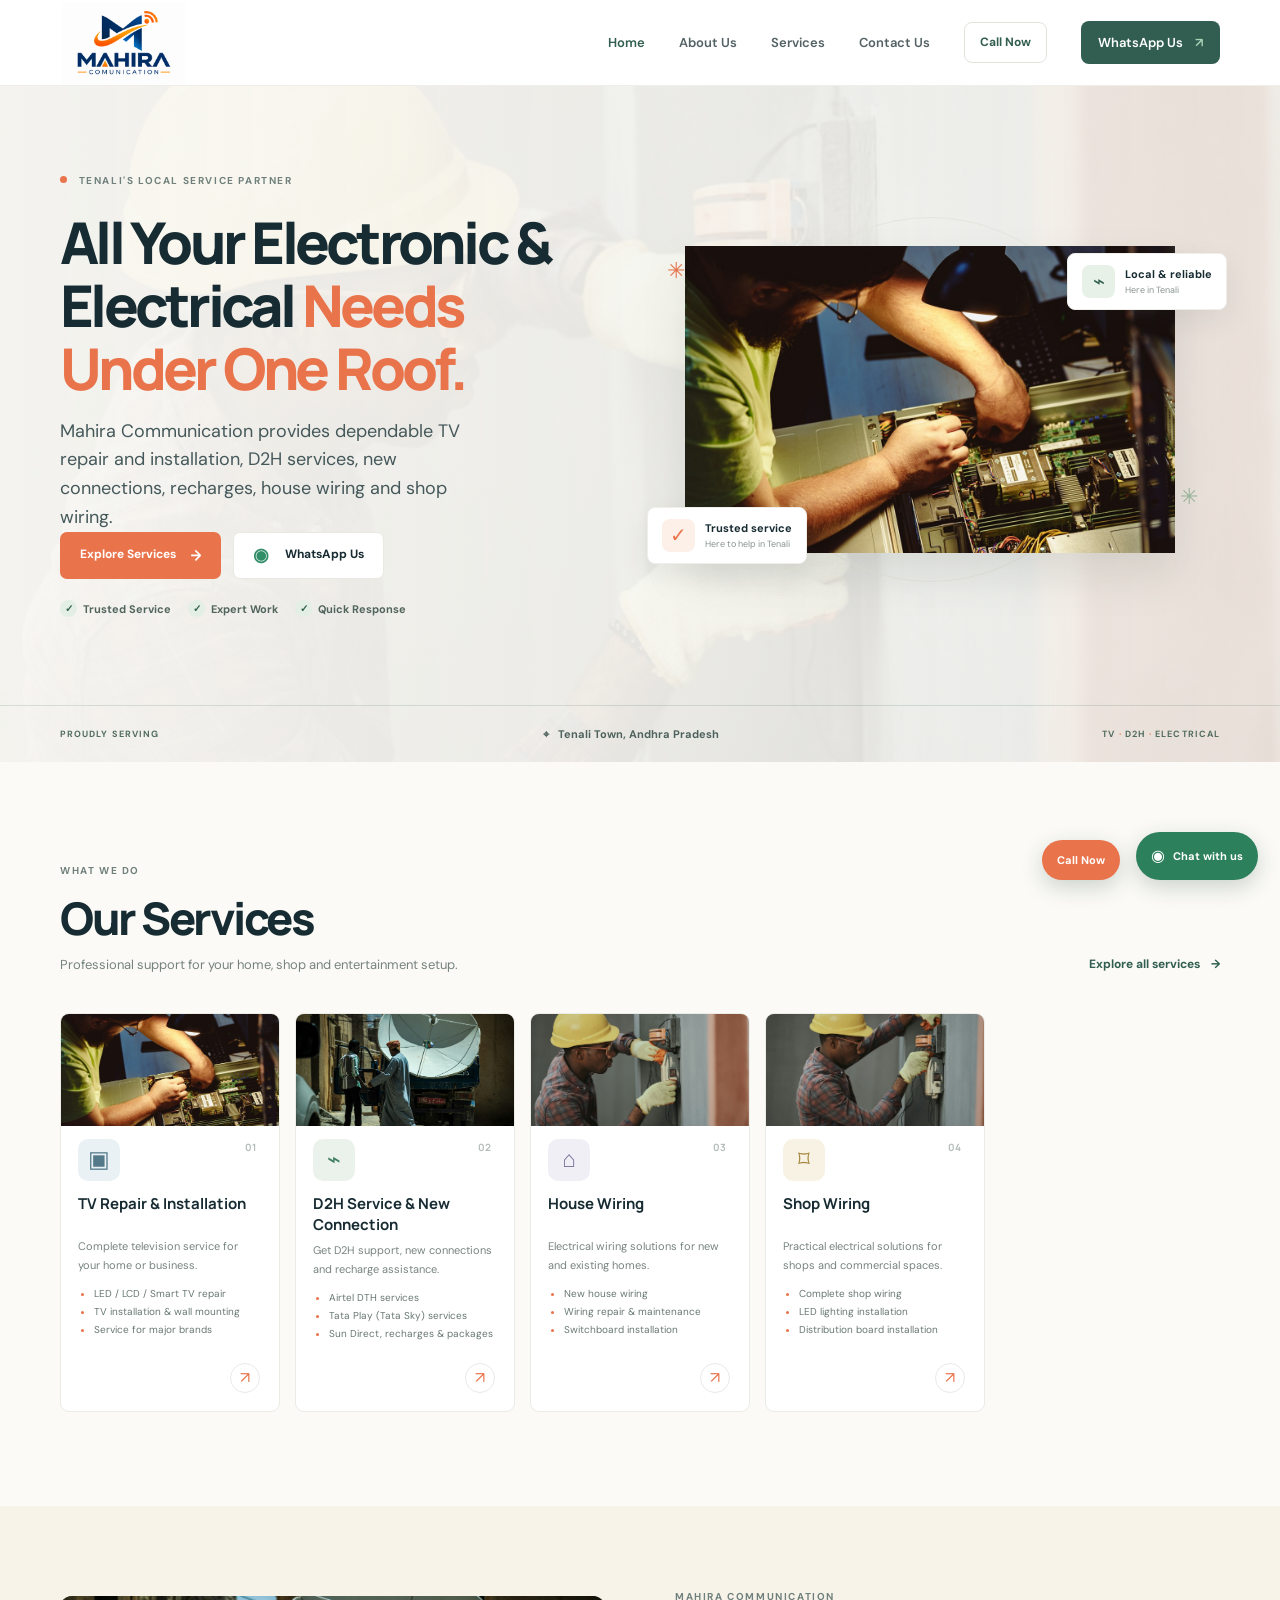
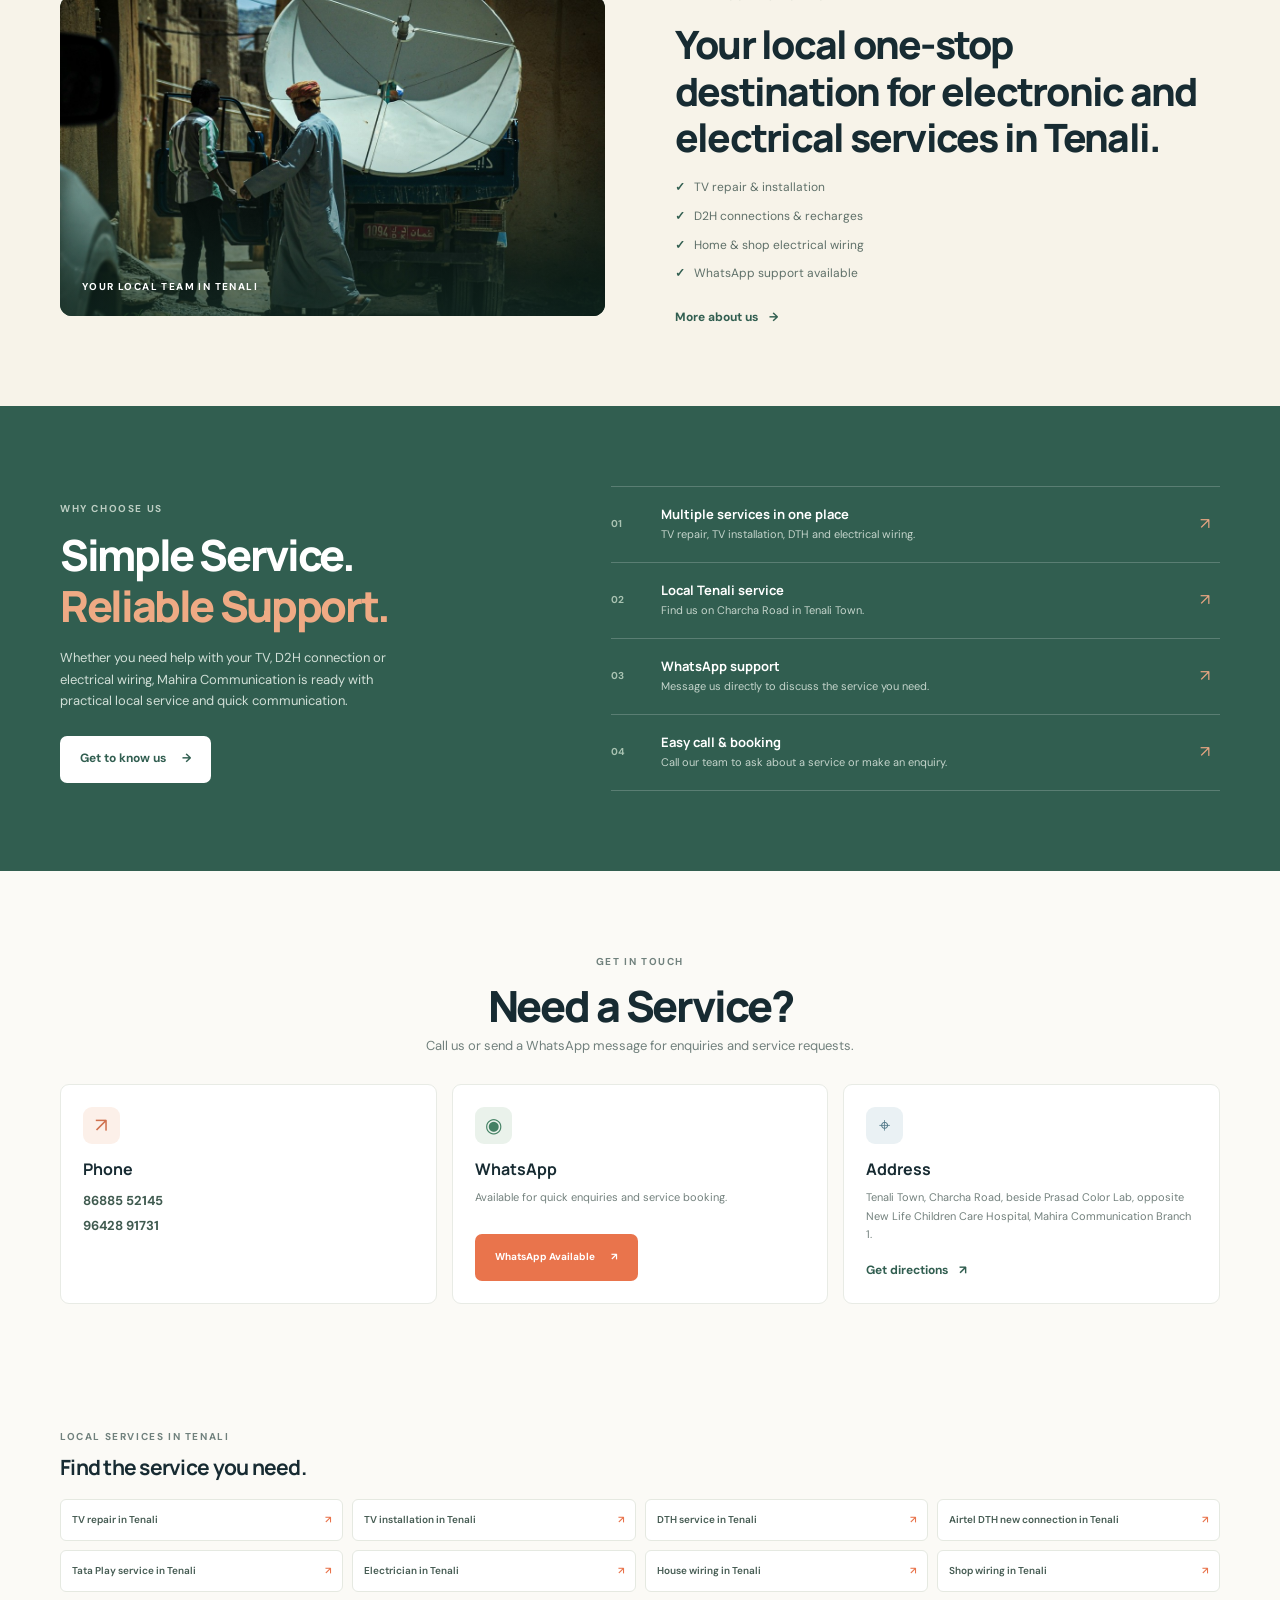
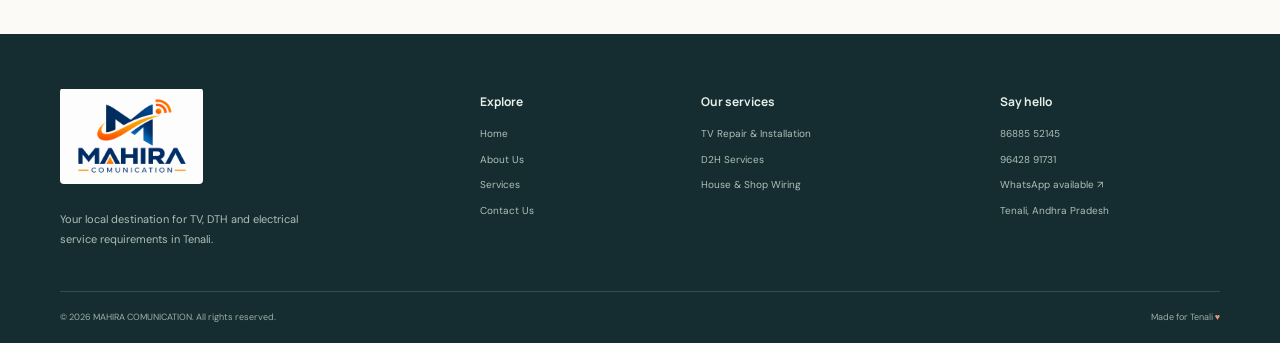
<file: index.html>
<!doctype html>
<html lang="en">
<head>
  <meta charset="utf-8">
  <meta name="viewport" content="width=device-width, initial-scale=1">
  <title>TV Repair in Tenali &amp; Electrical Services | MAHIRA COMUNICATION</title>
  <meta name="description" content="Looking for TV repair in Tenali, TV installation, DTH service or an electrician? MAHIRA COMUNICATION also offers Airtel DTH and Tata Play support, house wiring and shop wiring.">
  <link rel="canonical" href="https://mahiracomunication31-del.github.io/mahiracomunication/">
  <link rel="preconnect" href="https://fonts.googleapis.com">
  <link rel="preconnect" href="https://fonts.gstatic.com" crossorigin>
  <link href="https://fonts.googleapis.com/css2?family=DM+Sans:wght@400;500;600;700&family=Manrope:wght@400;500;600;700;800&display=swap" rel="stylesheet">
  <link rel="stylesheet" href="styles.css">
  <script src="script.js" defer></script>
  <link rel="stylesheet" href="contact-actions.css">
</head>
<body class="home-page">
  <header class="site-header">
    <div class="container header-inner">
      <a class="brand" href="index.html" aria-label="MAHIRA COMUNICATION home"><img class="brand-logo" src="images/logo.png" alt="MAHIRA COMUNICATION"></a>
      <button class="menu-toggle" type="button" aria-expanded="false" aria-controls="primary-nav" aria-label="Open navigation"><span></span><span></span></button>
      <nav class="primary-nav" id="primary-nav" aria-label="Main navigation">
        <a class="active" aria-current="page" href="index.html">Home</a><a href="about.html">About Us</a><a href="services.html">Services</a><a href="contact.html">Contact Us</a>
        <a class="nav-call" href="tel:+918688552145">Call Now</a><a class="nav-whatsapp" href="https://wa.me/918688552145" target="_blank" rel="noopener noreferrer">WhatsApp Us <span>↗</span></a>
      </nav>
    </div>
  </header>
  <main>
    <section class="hero">
      <div class="container hero-grid">
        <div class="hero-copy">
          <div class="eyebrow"><span class="eyebrow-dot"></span> TENALI'S LOCAL SERVICE PARTNER</div>
          <h1>All Your Electronic &amp; Electrical <span>Needs Under One Roof.</span></h1>
          <p class="hero-lead">Mahira Communication provides dependable TV repair and installation, D2H services, new connections, recharges, house wiring and shop wiring.</p>
          <div class="button-row"><a class="button button-primary" href="#services">Explore Services <span class="button-icon">↘</span></a><a class="button button-light" href="https://wa.me/918688552145" target="_blank" rel="noopener noreferrer"><span class="whatsapp-glyph">◉</span> WhatsApp Us</a></div>
          <div class="hero-trust-points"><span><b>✓</b> Trusted Service</span><span><b>✓</b> Expert Work</span><span><b>✓</b> Quick Response</span></div>
        </div>
        <div class="hero-visual">
          <div class="visual-orbit orbit-one"></div><div class="visual-orbit orbit-two"></div>
          <div class="visual-tag tag-top"><span class="tag-icon">⌁</span><span><b>Local &amp; reliable</b><small>Here in Tenali</small></span></div>
          <img src="images/electronics-technician.jpg" alt="Adult male technician repairing electronic equipment" fetchpriority="high">
          <div class="visual-tag tag-bottom"><span class="tag-icon tag-orange">✓</span><span><b>Trusted service</b><small>Here to help in Tenali</small></span></div>
          <span class="visual-spark spark-one">✳</span><span class="visual-spark spark-two">✳</span>
        </div>
      </div>
      <div class="hero-bottom"><div class="container hero-bottom-inner"><span>PROUDLY SERVING</span><span class="hero-location">⌖ &nbsp; Tenali Town, Andhra Pradesh</span><span>TV <i>·</i> D2H <i>·</i> ELECTRICAL</span></div></div>
    </section>
    <section class="section services-preview" id="services">
      <div class="container">
        <div class="section-heading"><div><span class="eyebrow">WHAT WE DO</span><h2>Our Services</h2><p class="home-section-lead">Professional support for your home, shop and entertainment setup.</p></div><a class="text-link" href="services.html">Explore all services <span>→</span></a></div>
        <div class="service-grid">
          <article class="service-card"><img class="service-image" src="images/electronics-technician.jpg" alt="Adult male technician repairing electronic equipment"><span class="service-icon icon-blue">▣</span><span class="card-number">01</span><h3>TV Repair &amp; Installation</h3><p>Complete television service for your home or business.</p><ul class="service-card-list"><li>LED / LCD / Smart TV repair</li><li>TV installation &amp; wall mounting</li><li>Service for major brands</li></ul><a class="card-arrow" href="services.html#tv-repair" aria-label="Explore TV repair and installation services">↗</a></article>
          <article class="service-card"><img class="service-image" src="images/dth-technicians.jpg" alt="Two men handling a satellite dish"><span class="service-icon icon-green">⌁</span><span class="card-number">02</span><h3>D2H Service &amp; New Connection</h3><p>Get D2H support, new connections and recharge assistance.</p><ul class="service-card-list"><li>Airtel DTH services</li><li>Tata Play (Tata Sky) services</li><li>Sun Direct, recharges &amp; packages</li></ul><a class="card-arrow" href="services.html#d2h" aria-label="Explore D2H services">↗</a></article>
          <article class="service-card"><img class="service-image" src="images/house-wiring.jpg" alt="Electrician working on a home electrical panel"><span class="service-icon icon-purple">⌂</span><span class="card-number">03</span><h3>House Wiring</h3><p>Electrical wiring solutions for new and existing homes.</p><ul class="service-card-list"><li>New house wiring</li><li>Wiring repair &amp; maintenance</li><li>Switchboard installation</li></ul><a class="card-arrow" href="services.html#wiring" aria-label="Explore house wiring services">↗</a></article>
          <article class="service-card"><img class="service-image" src="images/shop-wiring.jpg" alt="Electrician working on an electrical control panel"><span class="service-icon icon-yellow">⌑</span><span class="card-number">04</span><h3>Shop Wiring</h3><p>Practical electrical solutions for shops and commercial spaces.</p><ul class="service-card-list"><li>Complete shop wiring</li><li>LED lighting installation</li><li>Distribution board installation</li></ul><a class="card-arrow" href="services.html#shop-wiring" aria-label="Explore shop wiring services">↗</a></article>
        </div>
      </div>
    </section>
    <section class="home-about-section"><div class="container home-about-grid"><div class="home-about-photo"><img src="images/dth-technicians.jpg" alt="Two men handling a satellite dish"><span>YOUR LOCAL TEAM IN TENALI</span></div><div class="home-about-copy"><span class="eyebrow">MAHIRA COMMUNICATION</span><h2>Your local one-stop destination for electronic and electrical services in Tenali.</h2><ul><li>TV repair &amp; installation</li><li>D2H connections &amp; recharges</li><li>Home &amp; shop electrical wiring</li><li>WhatsApp support available</li></ul><a class="text-link" href="about.html">More about us <span>→</span></a></div></div></section>
    <section class="why-section">
      <div class="container why-grid"><div class="why-intro"><span class="eyebrow eyebrow-light">WHY CHOOSE US</span><h2>Simple Service.<br><span>Reliable Support.</span></h2><p>Whether you need help with your TV, D2H connection or electrical wiring, Mahira Communication is ready with practical local service and quick communication.</p><a class="button button-white" href="about.html">Get to know us <span>→</span></a></div>
        <div class="why-points"><div class="why-point"><span>01</span><div><h3>Multiple services in one place</h3><p>TV repair, TV installation, DTH and electrical wiring.</p></div><b>↗</b></div><div class="why-point"><span>02</span><div><h3>Local Tenali service</h3><p>Find us on Charcha Road in Tenali Town.</p></div><b>↗</b></div><div class="why-point"><span>03</span><div><h3>WhatsApp support</h3><p>Message us directly to discuss the service you need.</p></div><b>↗</b></div><div class="why-point"><span>04</span><div><h3>Easy call &amp; booking</h3><p>Call our team to ask about a service or make an enquiry.</p></div><b>↗</b></div></div>
      </div>
    </section>
    <section class="home-contact-section"><div class="container"><div class="home-contact-heading"><span class="eyebrow">GET IN TOUCH</span><h2>Need a Service?</h2><p>Call us or send a WhatsApp message for enquiries and service requests.</p></div><div class="home-contact-grid"><div class="home-contact-card"><span class="contact-icon icon-orange">↗</span><b>Phone</b><a href="tel:+918688552145">86885 52145</a><a href="tel:+919642891731">96428 91731</a></div><div class="home-contact-card"><span class="contact-icon icon-green">◉</span><b>WhatsApp</b><p>Available for quick enquiries and service booking.</p><a class="button button-primary" href="https://wa.me/918688552145" target="_blank" rel="noopener noreferrer">WhatsApp Available <span>↗</span></a></div><div class="home-contact-card"><span class="contact-icon icon-blue">⌖</span><b>Address</b><p>Tenali Town, Charcha Road, beside Prasad Color Lab, opposite New Life Children Care Hospital, Mahira Communication Branch 1.</p><a class="text-link" href="https://www.google.com/maps/search/?api=1&amp;query=Mahira+Communication+Charcha+Road+Tenali+Andhra+Pradesh" target="_blank" rel="noopener noreferrer">Get directions <span>↗</span></a></div></div></div></section>
    <section class="local-services"><div class="container"><span class="eyebrow">LOCAL SERVICES IN TENALI</span><h2>Find the service you need.</h2><nav class="local-service-links" aria-label="Services in Tenali"><a href="services.html#tv-repair">TV repair in Tenali <span>↗</span></a><a href="services.html#tv-installation">TV installation in Tenali <span>↗</span></a><a href="services.html#d2h">DTH service in Tenali <span>↗</span></a><a href="services.html#d2h">Airtel DTH new connection in Tenali <span>↗</span></a><a href="services.html#d2h">Tata Play service in Tenali <span>↗</span></a><a href="services.html#wiring">Electrician in Tenali <span>↗</span></a><a href="services.html#wiring">House wiring in Tenali <span>↗</span></a><a href="services.html#shop-wiring">Shop wiring in Tenali <span>↗</span></a></nav></div></section>
  </main>
  <footer class="site-footer"><div class="container"><div class="footer-main"><div class="footer-about"><a class="brand brand-footer" href="index.html" aria-label="MAHIRA COMUNICATION home"><img class="brand-logo" src="images/logo.png" alt="MAHIRA COMUNICATION"></a><p>Your local destination for TV, DTH and electrical service requirements in Tenali.</p></div><div class="footer-links"><h3>Explore</h3><a href="index.html">Home</a><a href="about.html">About Us</a><a href="services.html">Services</a><a href="contact.html">Contact Us</a></div><div class="footer-links"><h3>Our services</h3><a href="services.html#tv-repair">TV Repair &amp; Installation</a><a href="services.html#d2h">D2H Services</a><a href="services.html#wiring">House &amp; Shop Wiring</a></div><div class="footer-links footer-contact"><h3>Say hello</h3><a href="tel:+918688552145">86885 52145</a><a href="tel:+919642891731">96428 91731</a><a href="https://wa.me/918688552145" target="_blank" rel="noopener noreferrer">WhatsApp available ↗</a><span>Tenali, Andhra Pradesh</span></div></div><div class="footer-bottom"><span>© 2026 MAHIRA COMUNICATION. All rights reserved.</span><span>Made for Tenali <i>♥</i></span></div></div></footer>
  <a class="floating-call" href="tel:+918688552145" aria-label="Call MAHIRA COMUNICATION">Call Now</a>
  <a class="floating-whatsapp" href="https://wa.me/918688552145" target="_blank" rel="noopener noreferrer" aria-label="Chat with MAHIRA COMUNICATION on WhatsApp"><span>◉</span><b>Chat with us</b></a>
</body>
</html>
</file>
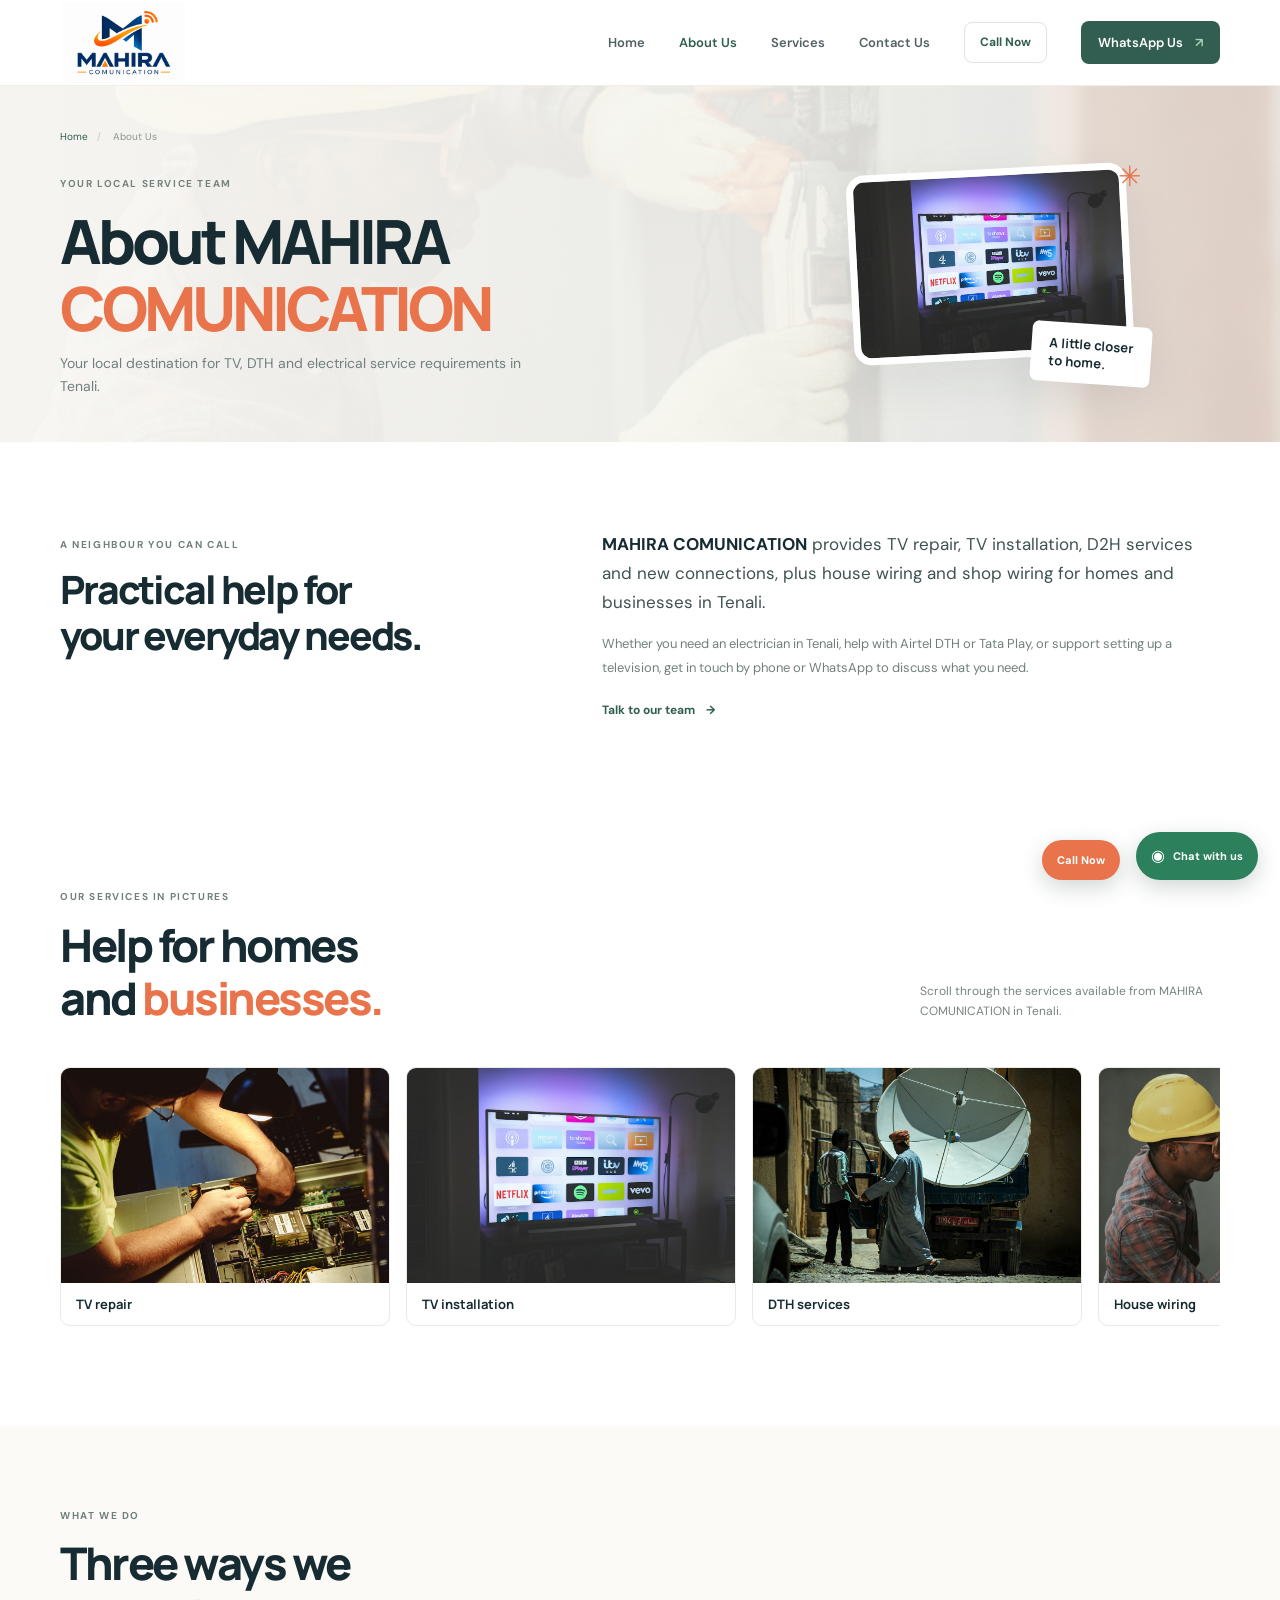
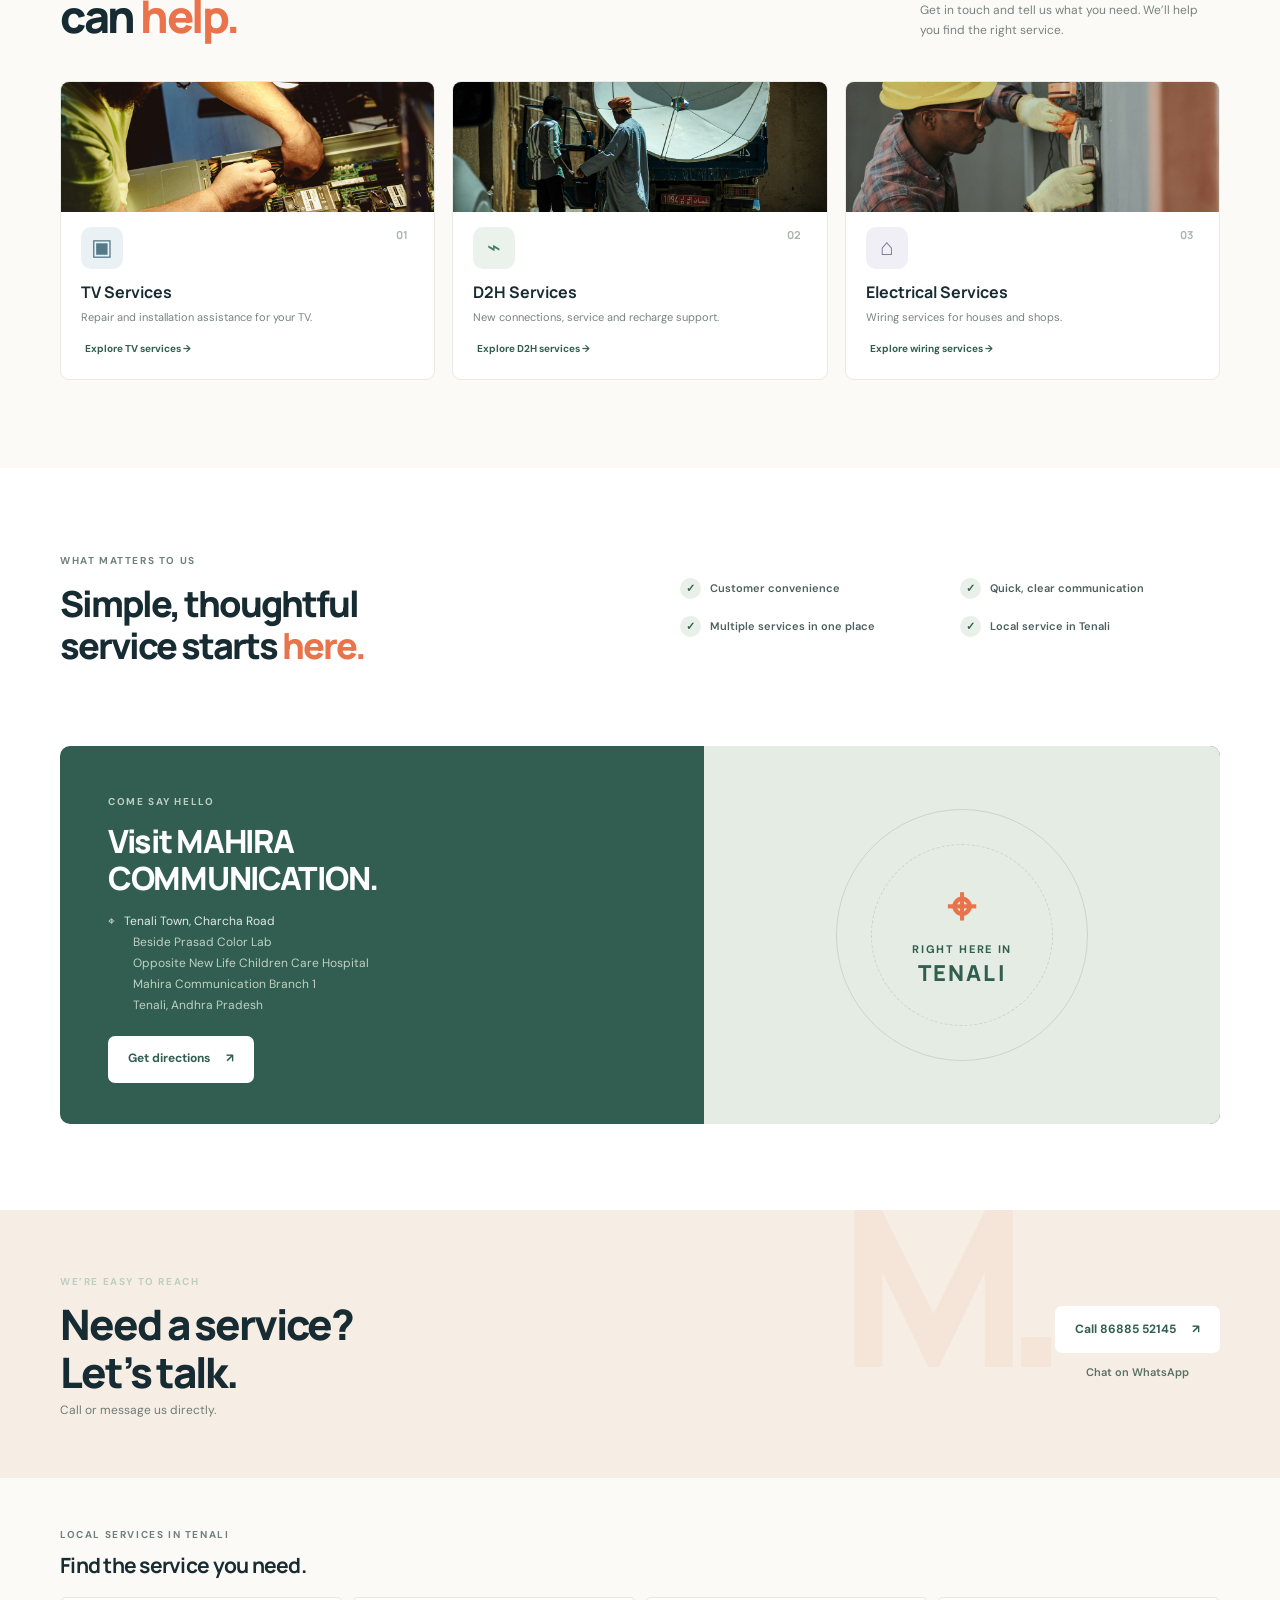
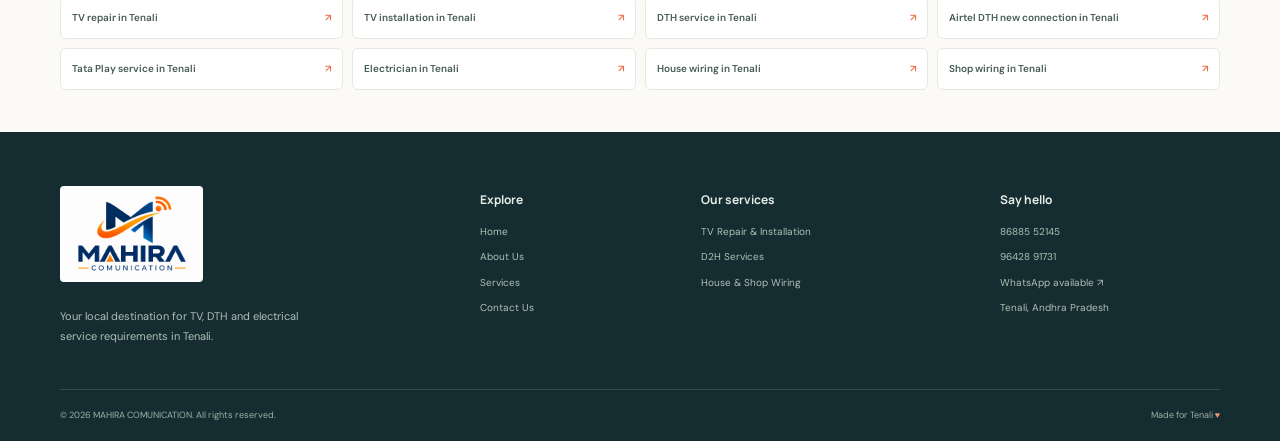
<file: about.html>
<!doctype html>
<html lang="en">
<head>
  <meta charset="utf-8">
  <meta name="viewport" content="width=device-width, initial-scale=1">
  <title>About MAHIRA COMUNICATION | TV &amp; Wiring Services in Tenali</title>
  <meta name="description" content="Meet your local Tenali team for TV repair, TV installation, DTH service, house wiring and shop wiring. Visit MAHIRA COMUNICATION on Charcha Road.">
  <link rel="canonical" href="https://mahiracomunication31-del.github.io/mahiracomunication/about.html">
  <link rel="preconnect" href="https://fonts.googleapis.com"><link rel="preconnect" href="https://fonts.gstatic.com" crossorigin>
  <link href="https://fonts.googleapis.com/css2?family=DM+Sans:wght@400;500;600;700&family=Manrope:wght@400;500;600;700;800&display=swap" rel="stylesheet"><link rel="stylesheet" href="styles.css"><script src="script.js" defer></script>
  <link rel="stylesheet" href="contact-actions.css">
</head>
<body>
  <header class="site-header"><div class="container header-inner"><a class="brand" href="index.html" aria-label="MAHIRA COMUNICATION home"><img class="brand-logo" src="images/logo.png" alt="MAHIRA COMUNICATION"></a><button class="menu-toggle" type="button" aria-expanded="false" aria-controls="primary-nav" aria-label="Open navigation"><span></span><span></span></button><nav class="primary-nav" id="primary-nav" aria-label="Main navigation"><a href="index.html">Home</a><a class="active" aria-current="page" href="about.html">About Us</a><a href="services.html">Services</a><a href="contact.html">Contact Us</a><a class="nav-call" href="tel:+918688552145">Call Now</a><a class="nav-whatsapp" href="https://wa.me/918688552145" target="_blank" rel="noopener noreferrer">WhatsApp Us <span>↗</span></a></nav></div></header>
  <main>
    <section class="page-hero about-page-hero"><div class="container page-hero-inner"><div><div class="breadcrumbs"><a href="index.html">Home</a><span>/</span> About Us</div><span class="eyebrow">YOUR LOCAL SERVICE TEAM</span><h1>About MAHIRA<br><span>COMUNICATION</span></h1><p>Your local destination for TV, DTH and electrical service requirements in Tenali.</p></div><div class="page-hero-art about-art"><img class="page-hero-photo" src="images/tv-installation.jpg" alt="Television set up in a home"><span class="about-art-label">A little closer<br>to home.</span><span class="about-art-spark">✳</span></div></div></section>
    <section class="section about-intro"><div class="container about-columns"><div><span class="eyebrow">A NEIGHBOUR YOU CAN CALL</span><h2>Practical help for<br>your everyday needs.</h2></div><div class="about-body"><p class="large-copy"><b>MAHIRA COMUNICATION</b> provides TV repair, TV installation, D2H services and new connections, plus house wiring and shop wiring for homes and businesses in Tenali.</p><p>Whether you need an electrician in Tenali, help with Airtel DTH or Tata Play, or support setting up a television, get in touch by phone or WhatsApp to discuss what you need.</p><a class="text-link" href="contact.html">Talk to our team <span>→</span></a></div></div></section>
    <section class="about-gallery-section"><div class="container"><div class="section-heading"><div><span class="eyebrow">OUR SERVICES IN PICTURES</span><h2>Help for homes<br>and <span class="text-accent">businesses.</span></h2></div><p class="heading-note">Scroll through the services available from MAHIRA COMUNICATION in Tenali.</p></div><div class="about-gallery-track" tabindex="0" role="region" aria-label="Scrollable gallery of our local services"><figure class="about-gallery-card"><img src="images/electronics-technician.jpg" alt="Adult male technician repairing electronic equipment"><figcaption>TV repair</figcaption></figure><figure class="about-gallery-card"><img src="images/tv-installation.jpg" alt="Television set up in a home"><figcaption>TV installation</figcaption></figure><figure class="about-gallery-card"><img src="images/dth-technicians.jpg" alt="Two men handling a satellite dish"><figcaption>DTH services</figcaption></figure><figure class="about-gallery-card"><img src="images/house-wiring.jpg" alt="Electrician working on a home electrical panel"><figcaption>House wiring</figcaption></figure><figure class="about-gallery-card"><img src="images/shop-wiring.jpg" alt="Electrician working on an electrical control panel"><figcaption>Shop wiring</figcaption></figure></div></div></section>
    <section class="about-offerings"><div class="container"><div class="section-heading"><div><span class="eyebrow">WHAT WE DO</span><h2>Three ways we<br>can <span class="text-accent">help.</span></h2></div><p class="heading-note">Get in touch and tell us what you need. We’ll help you find the right service.</p></div><div class="offer-grid"><a class="offer-card" href="services.html#tv-repair"><img class="offer-image" src="images/electronics-technician.jpg" alt="Adult male technician repairing electronic equipment"><span class="offer-number">01</span><span class="service-icon icon-blue">▣</span><h3>TV Services</h3><p>Repair and installation assistance for your TV.</p><span class="offer-link">Explore TV services →</span></a><a class="offer-card" href="services.html#d2h"><img class="offer-image" src="images/dth-technicians.jpg" alt="Two men handling a satellite dish"><span class="offer-number">02</span><span class="service-icon icon-green">⌁</span><h3>D2H Services</h3><p>New connections, service and recharge support.</p><span class="offer-link">Explore D2H services →</span></a><a class="offer-card" href="services.html#wiring"><img class="offer-image" src="images/house-wiring.jpg" alt="Electrician working on an electrical panel"><span class="offer-number">03</span><span class="service-icon icon-purple">⌂</span><h3>Electrical Services</h3><p>Wiring services for houses and shops.</p><span class="offer-link">Explore wiring services →</span></a></div></div></section>
    <section class="section focus-section"><div class="container focus-grid"><div><span class="eyebrow">WHAT MATTERS TO US</span><h2>Simple, thoughtful<br>service starts <span class="text-accent">here.</span></h2></div><div class="focus-list"><div><span>✓</span> Customer convenience</div><div><span>✓</span> Quick, clear communication</div><div><span>✓</span> Multiple services in one place</div><div><span>✓</span> Local service in Tenali</div></div></div></section>
    <section class="address-section"><div class="container address-card"><div class="address-content"><span class="eyebrow eyebrow-light">COME SAY HELLO</span><h2>Visit MAHIRA<br>COMMUNICATION.</h2><p>⌖ &nbsp; Tenali Town, Charcha Road<br><span class="address-indent">Beside Prasad Color Lab<br>Opposite New Life Children Care Hospital<br>Mahira Communication Branch 1<br>Tenali, Andhra Pradesh</span></p><a class="button button-white" href="https://www.google.com/maps/search/?api=1&amp;query=Mahira+Communication+Charcha+Road+Tenali+Andhra+Pradesh" target="_blank" rel="noopener noreferrer">Get directions <span>↗</span></a></div><div class="address-decoration"><div class="address-map-pin">⌖</div><span>RIGHT HERE IN<br><b>TENALI</b></span></div></div></section>
    <section class="cta-section"><div class="container cta-inner"><div><span class="eyebrow eyebrow-light">WE’RE EASY TO REACH</span><h2>Need a service?<br>Let’s talk.</h2><p>Call or message us directly.</p></div><div class="cta-actions"><a class="button button-white" href="tel:+918688552145">Call 86885 52145 <span>↗</span></a><a class="cta-phone-secondary" href="https://wa.me/918688552145" target="_blank" rel="noopener noreferrer">Chat on WhatsApp</a></div><span class="cta-decoration">M.</span></div></section>
    <section class="local-services"><div class="container"><span class="eyebrow">LOCAL SERVICES IN TENALI</span><h2>Find the service you need.</h2><nav class="local-service-links" aria-label="Services in Tenali"><a href="services.html#tv-repair">TV repair in Tenali <span>↗</span></a><a href="services.html#tv-installation">TV installation in Tenali <span>↗</span></a><a href="services.html#d2h">DTH service in Tenali <span>↗</span></a><a href="services.html#d2h">Airtel DTH new connection in Tenali <span>↗</span></a><a href="services.html#d2h">Tata Play service in Tenali <span>↗</span></a><a href="services.html#wiring">Electrician in Tenali <span>↗</span></a><a href="services.html#wiring">House wiring in Tenali <span>↗</span></a><a href="services.html#shop-wiring">Shop wiring in Tenali <span>↗</span></a></nav></div></section>
  </main>
  <footer class="site-footer"><div class="container"><div class="footer-main"><div class="footer-about"><a class="brand brand-footer" href="index.html" aria-label="MAHIRA COMUNICATION home"><img class="brand-logo" src="images/logo.png" alt="MAHIRA COMUNICATION"></a><p>Your local destination for TV, DTH and electrical service requirements in Tenali.</p></div><div class="footer-links"><h3>Explore</h3><a href="index.html">Home</a><a href="about.html">About Us</a><a href="services.html">Services</a><a href="contact.html">Contact Us</a></div><div class="footer-links"><h3>Our services</h3><a href="services.html#tv-repair">TV Repair &amp; Installation</a><a href="services.html#d2h">D2H Services</a><a href="services.html#wiring">House &amp; Shop Wiring</a></div><div class="footer-links footer-contact"><h3>Say hello</h3><a href="tel:+918688552145">86885 52145</a><a href="tel:+919642891731">96428 91731</a><a href="https://wa.me/918688552145" target="_blank" rel="noopener noreferrer">WhatsApp available ↗</a><span>Tenali, Andhra Pradesh</span></div></div><div class="footer-bottom"><span>© 2026 MAHIRA COMUNICATION. All rights reserved.</span><span>Made for Tenali <i>♥</i></span></div></div></footer><a class="floating-whatsapp" href="https://wa.me/918688552145" target="_blank" rel="noopener noreferrer" aria-label="Chat with MAHIRA COMUNICATION on WhatsApp"><span>◉</span><b>Chat with us</b></a>
  <a class="floating-call" href="tel:+918688552145" aria-label="Call MAHIRA COMUNICATION">Call Now</a>
</body>
</html>
</file>
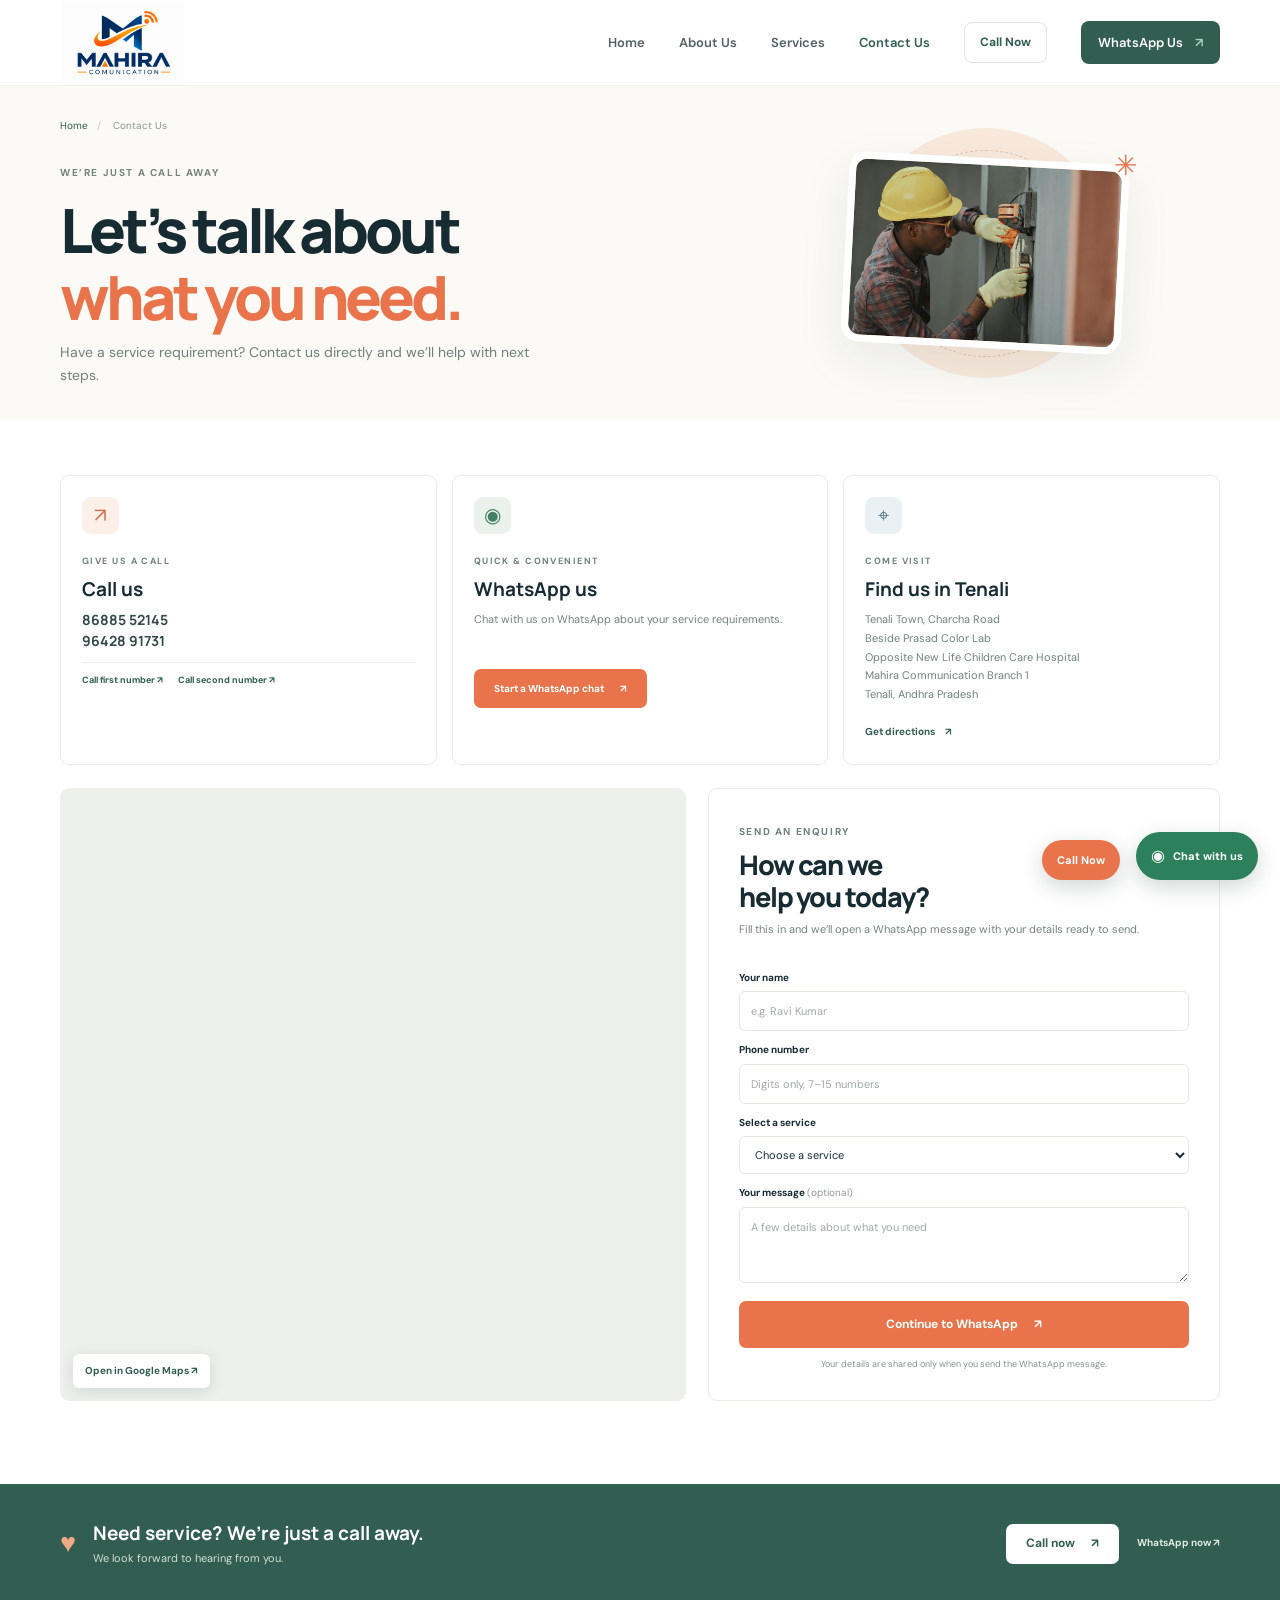
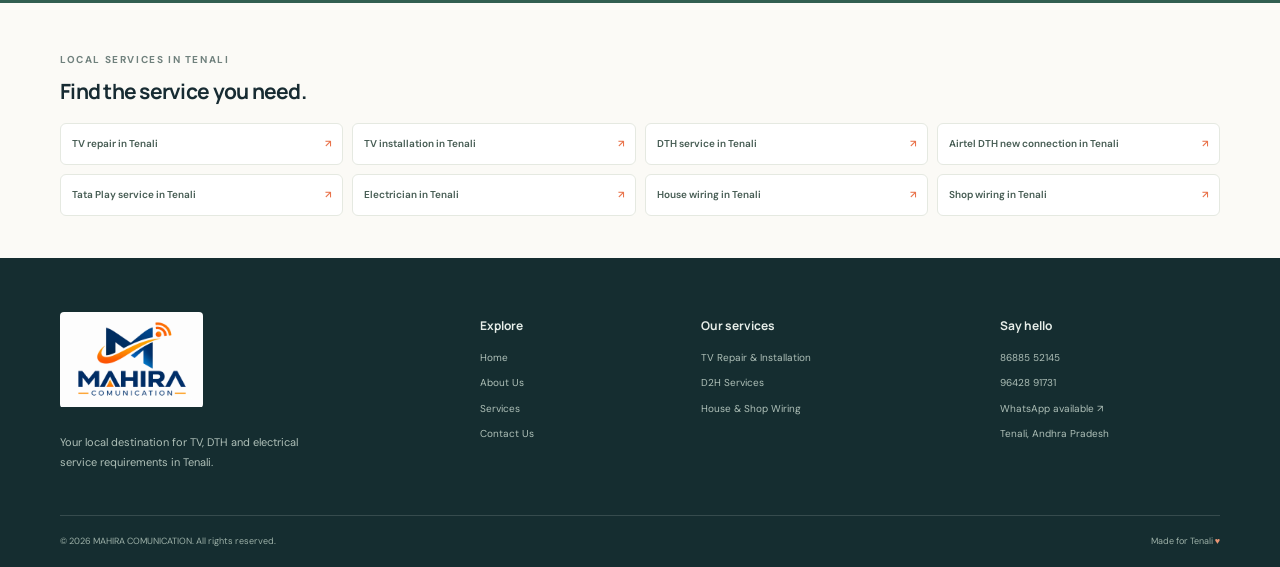
<file: contact.html>
<!doctype html>
<html lang="en">
<head>
  <meta charset="utf-8">
  <meta name="viewport" content="width=device-width, initial-scale=1">
  <title>Contact | TV, DTH &amp; Wiring Services in Tenali</title>
  <meta name="description" content="Contact MAHIRA COMUNICATION for TV repair in Tenali, TV installation, Airtel DTH new connections, Tata Play service, an electrician, house wiring or shop wiring.">
  <link rel="canonical" href="https://mahiracomunication31-del.github.io/mahiracomunication/contact.html">
  <link rel="preconnect" href="https://fonts.googleapis.com"><link rel="preconnect" href="https://fonts.gstatic.com" crossorigin>
  <link href="https://fonts.googleapis.com/css2?family=DM+Sans:wght@400;500;600;700&family=Manrope:wght@400;500;600;700;800&display=swap" rel="stylesheet"><link rel="stylesheet" href="styles.css"><script src="script.js" defer></script>
  <link rel="stylesheet" href="contact-actions.css">
</head>
<body>
  <header class="site-header"><div class="container header-inner"><a class="brand" href="index.html" aria-label="MAHIRA COMUNICATION home"><img class="brand-logo" src="images/logo.png" alt="MAHIRA COMUNICATION"></a><button class="menu-toggle" type="button" aria-expanded="false" aria-controls="primary-nav" aria-label="Open navigation"><span></span><span></span></button><nav class="primary-nav" id="primary-nav" aria-label="Main navigation"><a href="index.html">Home</a><a href="about.html">About Us</a><a href="services.html">Services</a><a class="active" aria-current="page" href="contact.html">Contact Us</a><a class="nav-call" href="tel:+918688552145">Call Now</a><a class="nav-whatsapp" href="https://wa.me/918688552145" target="_blank" rel="noopener noreferrer">WhatsApp Us <span>↗</span></a></nav></div></header>
  <main>
    <section class="page-hero contact-hero"><div class="container page-hero-inner"><div><div class="breadcrumbs"><a href="index.html">Home</a><span>/</span> Contact Us</div><span class="eyebrow">WE’RE JUST A CALL AWAY</span><h1>Let’s talk about<br><span>what you need.</span></h1><p>Have a service requirement? Contact us directly and we’ll help with next steps.</p></div><div class="page-hero-art contact-art"><img class="page-hero-photo" src="images/house-wiring.jpg" alt="Electrician working on an electrical panel"><span class="about-art-spark">✳</span></div></div></section>
    <section class="contact-main"><div class="container"><div class="contact-cards"><div class="contact-card"><span class="contact-icon icon-orange">↗</span><span class="eyebrow">GIVE US A CALL</span><h2>Call us</h2><a class="contact-phone" href="tel:+918688552145">86885 52145</a><a class="contact-phone" href="tel:+919642891731">96428 91731</a><div class="contact-card-actions"><a href="tel:+918688552145">Call first number ↗</a><a href="tel:+919642891731">Call second number ↗</a></div></div><div class="contact-card"><span class="contact-icon icon-green">◉</span><span class="eyebrow">QUICK &amp; CONVENIENT</span><h2>WhatsApp us</h2><p>Chat with us on WhatsApp about your service requirements.</p><a class="button button-primary" href="https://wa.me/918688552145" target="_blank" rel="noopener noreferrer">Start a WhatsApp chat <span>↗</span></a></div><div class="contact-card"><span class="contact-icon icon-blue">⌖</span><span class="eyebrow">COME VISIT</span><h2>Find us in Tenali</h2><p>Tenali Town, Charcha Road<br>Beside Prasad Color Lab<br>Opposite New Life Children Care Hospital<br>Mahira Communication Branch 1<br>Tenali, Andhra Pradesh</p><a class="text-link" href="https://www.google.com/maps/search/?api=1&amp;query=Mahira+Communication+Charcha+Road+Tenali+Andhra+Pradesh" target="_blank" rel="noopener noreferrer">Get directions <span>↗</span></a></div></div>
      <div class="contact-lower"><div class="map-frame"><iframe title="Map showing MAHIRA COMUNICATION near Charcha Road in Tenali" src="https://maps.google.com/maps?q=Mahira%20Communication%2C%20Charcha%20Road%2C%20Tenali%2C%20Andhra%20Pradesh&amp;output=embed" loading="lazy" referrerpolicy="no-referrer-when-downgrade"></iframe><a class="map-open" href="https://www.google.com/maps/search/?api=1&amp;query=Mahira+Communication+Charcha+Road+Tenali+Andhra+Pradesh" target="_blank" rel="noopener noreferrer">Open in Google Maps ↗</a></div>
        <div class="enquiry-panel"><span class="eyebrow">SEND AN ENQUIRY</span><h2>How can we<br>help you today?</h2><p>Fill this in and we’ll open a WhatsApp message with your details ready to send.</p><form id="enquiry-form"><label for="name">Your name</label><input id="name" name="name" type="text" autocomplete="name" placeholder="e.g. Ravi Kumar" required><label for="phone">Phone number</label><input id="phone" name="phone" type="tel" autocomplete="tel" inputmode="tel" pattern="[0-9]{7,15}" placeholder="Digits only, 7–15 numbers" required><label for="service">Select a service</label><select id="service" name="service" required><option value="" disabled selected>Choose a service</option><option>TV Repair</option><option>TV Installation</option><option>D2H Service</option><option>D2H New Connection</option><option>House Wiring</option><option>Shop Wiring</option></select><label for="message">Your message <span>(optional)</span></label><textarea id="message" name="message" rows="3" placeholder="A few details about what you need"></textarea><button class="button button-primary form-submit" type="submit">Continue to WhatsApp <span>↗</span></button><p class="form-note" id="form-note" aria-live="polite">Your details are shared only when you send the WhatsApp message.</p></form></div></div>
    </div></section>
    <section class="contact-final"><div class="container contact-final-inner"><span>♥</span><div><h2>Need service? We’re just a call away.</h2><p>We look forward to hearing from you.</p></div><div class="contact-final-actions"><a class="button button-white" href="tel:+918688552145">Call now <span>↗</span></a><a href="https://wa.me/918688552145" target="_blank" rel="noopener noreferrer">WhatsApp now ↗</a></div></div></section>
    <section class="local-services"><div class="container"><span class="eyebrow">LOCAL SERVICES IN TENALI</span><h2>Find the service you need.</h2><nav class="local-service-links" aria-label="Services in Tenali"><a href="services.html#tv-repair">TV repair in Tenali <span>↗</span></a><a href="services.html#tv-installation">TV installation in Tenali <span>↗</span></a><a href="services.html#d2h">DTH service in Tenali <span>↗</span></a><a href="services.html#d2h">Airtel DTH new connection in Tenali <span>↗</span></a><a href="services.html#d2h">Tata Play service in Tenali <span>↗</span></a><a href="services.html#wiring">Electrician in Tenali <span>↗</span></a><a href="services.html#wiring">House wiring in Tenali <span>↗</span></a><a href="services.html#shop-wiring">Shop wiring in Tenali <span>↗</span></a></nav></div></section>
  </main>
  <footer class="site-footer"><div class="container"><div class="footer-main"><div class="footer-about"><a class="brand brand-footer" href="index.html" aria-label="MAHIRA COMUNICATION home"><img class="brand-logo" src="images/logo.png" alt="MAHIRA COMUNICATION"></a><p>Your local destination for TV, DTH and electrical service requirements in Tenali.</p></div><div class="footer-links"><h3>Explore</h3><a href="index.html">Home</a><a href="about.html">About Us</a><a href="services.html">Services</a><a href="contact.html">Contact Us</a></div><div class="footer-links"><h3>Our services</h3><a href="services.html#tv-repair">TV Repair &amp; Installation</a><a href="services.html#d2h">D2H Services</a><a href="services.html#wiring">House &amp; Shop Wiring</a></div><div class="footer-links footer-contact"><h3>Say hello</h3><a href="tel:+918688552145">86885 52145</a><a href="tel:+919642891731">96428 91731</a><a href="https://wa.me/918688552145" target="_blank" rel="noopener noreferrer">WhatsApp available ↗</a><span>Tenali, Andhra Pradesh</span></div></div><div class="footer-bottom"><span>© 2026 MAHIRA COMUNICATION. All rights reserved.</span><span>Made for Tenali <i>♥</i></span></div></div></footer><a class="floating-whatsapp" href="https://wa.me/918688552145" target="_blank" rel="noopener noreferrer" aria-label="Chat with MAHIRA COMUNICATION on WhatsApp"><span>◉</span><b>Chat with us</b></a>
    <a class="floating-call" href="tel:+918688552145" aria-label="Call MAHIRA COMUNICATION">Call Now</a>
  </body>
</html>
</file>
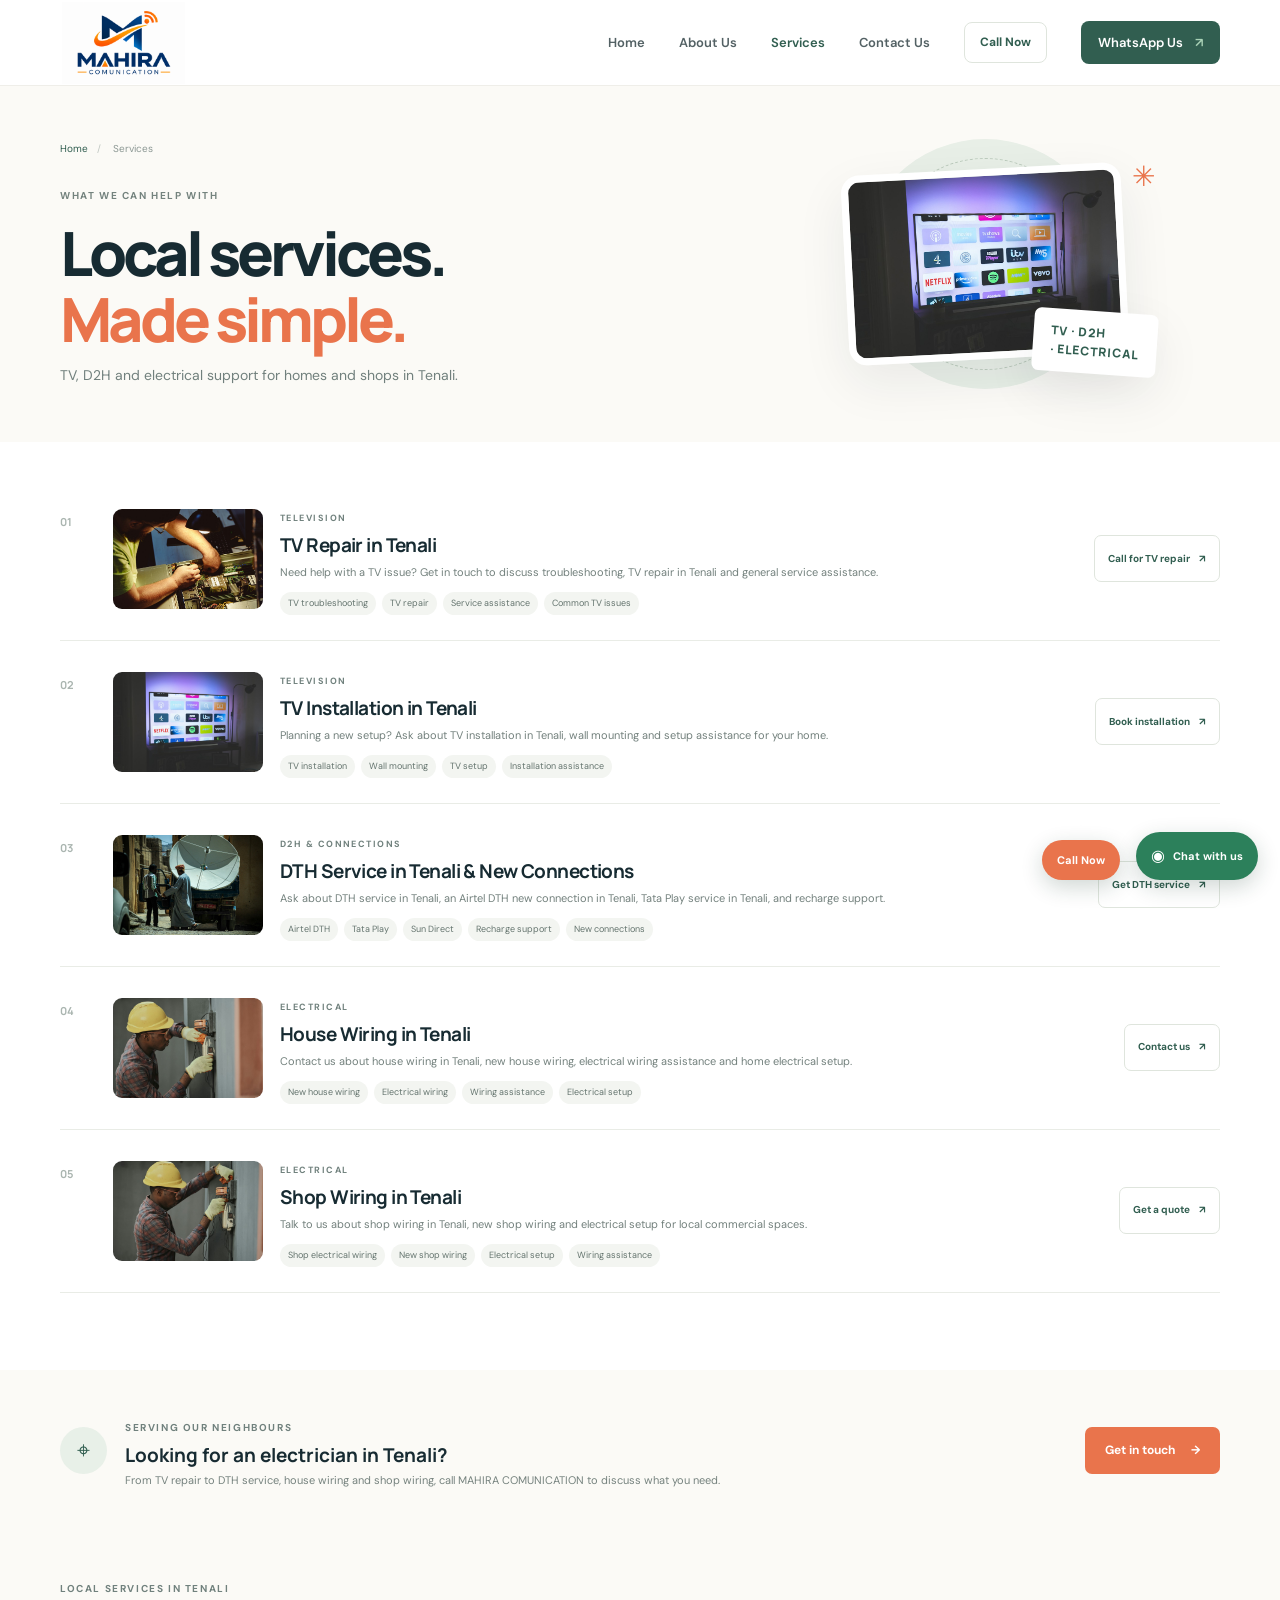
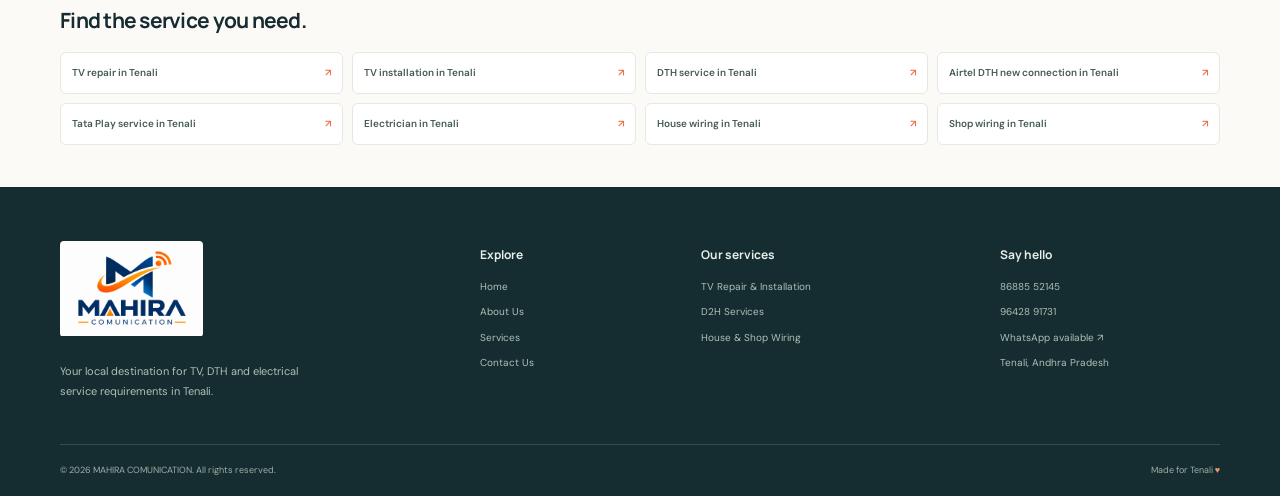
<file: services.html>
<!doctype html>
<html lang="en">
<head>
  <meta charset="utf-8">
  <meta name="viewport" content="width=device-width, initial-scale=1">
  <title>TV, DTH &amp; Wiring Services in Tenali | MAHIRA COMUNICATION</title>
  <meta name="description" content="TV repair and TV installation in Tenali, Airtel DTH new connection, Tata Play service, house wiring and shop wiring. Contact MAHIRA COMUNICATION.">
  <link rel="canonical" href="https://mahiracomunication31-del.github.io/mahiracomunication/services.html">
  <link rel="preconnect" href="https://fonts.googleapis.com"><link rel="preconnect" href="https://fonts.gstatic.com" crossorigin>
  <link href="https://fonts.googleapis.com/css2?family=DM+Sans:wght@400;500;600;700&family=Manrope:wght@400;500;600;700;800&display=swap" rel="stylesheet"><link rel="stylesheet" href="styles.css"><script src="script.js" defer></script>
  <link rel="stylesheet" href="contact-actions.css">
</head>
<body>
  <header class="site-header"><div class="container header-inner"><a class="brand" href="index.html" aria-label="MAHIRA COMUNICATION home"><img class="brand-logo" src="images/logo.png" alt="MAHIRA COMUNICATION"></a><button class="menu-toggle" type="button" aria-expanded="false" aria-controls="primary-nav" aria-label="Open navigation"><span></span><span></span></button><nav class="primary-nav" id="primary-nav" aria-label="Main navigation"><a href="index.html">Home</a><a href="about.html">About Us</a><a class="active" aria-current="page" href="services.html">Services</a><a href="contact.html">Contact Us</a><a class="nav-call" href="tel:+918688552145">Call Now</a><a class="nav-whatsapp" href="https://wa.me/918688552145" target="_blank" rel="noopener noreferrer">WhatsApp Us <span>↗</span></a></nav></div></header>
  <main>
    <section class="page-hero services-hero"><div class="container page-hero-inner"><div><div class="breadcrumbs"><a href="index.html">Home</a><span>/</span> Services</div><span class="eyebrow">WHAT WE CAN HELP WITH</span><h1>Local services.<br><span>Made simple.</span></h1><p>TV, D2H and electrical support for homes and shops in Tenali.</p></div><div class="page-hero-art services-art"><img class="page-hero-photo" src="images/tv-installation.jpg" alt="Television in a home entertainment setup"><span class="services-art-note">TV · D2H<br>· ELECTRICAL</span><span class="about-art-spark">✳</span></div></div></section>
    <section class="services-list"><div class="container"><div class="service-detail" id="tv-repair"><div class="detail-number">01</div><img class="detail-image" src="images/electronics-technician.jpg" alt="Adult male technician repairing electronic equipment"><div class="detail-copy"><span class="eyebrow">TELEVISION</span><h2>TV Repair in Tenali</h2><p>Need help with a TV issue? Get in touch to discuss troubleshooting, TV repair in Tenali and general service assistance.</p><div class="detail-tags"><span>TV troubleshooting</span><span>TV repair</span><span>Service assistance</span><span>Common TV issues</span></div></div><a class="button button-outline" href="tel:+918688552145">Call for TV repair <span>↗</span></a></div>
      <div class="service-detail" id="tv-installation"><div class="detail-number">02</div><img class="detail-image" src="images/tv-installation.jpg" alt="Television installed in a living room"><div class="detail-copy"><span class="eyebrow">TELEVISION</span><h2>TV Installation in Tenali</h2><p>Planning a new setup? Ask about TV installation in Tenali, wall mounting and setup assistance for your home.</p><div class="detail-tags"><span>TV installation</span><span>Wall mounting</span><span>TV setup</span><span>Installation assistance</span></div></div><a class="button button-outline" href="https://wa.me/918688552145?text=Hi%2C%20I%20would%20like%20to%20ask%20about%20TV%20installation%20in%20Tenali." target="_blank" rel="noopener noreferrer">Book installation <span>↗</span></a></div>
      <div class="service-detail" id="d2h"><div class="detail-number">03</div><img class="detail-image" src="images/dth-technicians.jpg" alt="Two men handling a satellite dish"><div class="detail-copy"><span class="eyebrow">D2H &amp; CONNECTIONS</span><h2>DTH Service in Tenali &amp; New Connections</h2><p>Ask about DTH service in Tenali, an Airtel DTH new connection in Tenali, Tata Play service in Tenali, and recharge support.</p><div class="detail-tags"><span>Airtel DTH</span><span>Tata Play</span><span>Sun Direct</span><span>Recharge support</span><span>New connections</span></div></div><a class="button button-outline" href="https://wa.me/918688552145?text=Hi%2C%20I%20would%20like%20D2H%20service%20in%20Tenali." target="_blank" rel="noopener noreferrer">Get DTH service <span>↗</span></a></div>
      <div class="service-detail" id="wiring"><div class="detail-number">04</div><img class="detail-image" src="images/house-wiring.jpg" alt="Electrician working on a home electrical panel"><div class="detail-copy"><span class="eyebrow">ELECTRICAL</span><h2>House Wiring in Tenali</h2><p>Contact us about house wiring in Tenali, new house wiring, electrical wiring assistance and home electrical setup.</p><div class="detail-tags"><span>New house wiring</span><span>Electrical wiring</span><span>Wiring assistance</span><span>Electrical setup</span></div></div><a class="button button-outline" href="tel:+918688552145">Contact us <span>↗</span></a></div>
      <div class="service-detail" id="shop-wiring"><div class="detail-number">05</div><img class="detail-image" src="images/shop-wiring.jpg" alt="Electrician checking an electrical control panel"><div class="detail-copy"><span class="eyebrow">ELECTRICAL</span><h2>Shop Wiring in Tenali</h2><p>Talk to us about shop wiring in Tenali, new shop wiring and electrical setup for local commercial spaces.</p><div class="detail-tags"><span>Shop electrical wiring</span><span>New shop wiring</span><span>Electrical setup</span><span>Wiring assistance</span></div></div><a class="button button-outline" href="https://wa.me/918688552145?text=Hi%2C%20I%20would%20like%20to%20ask%20about%20shop%20wiring%20in%20Tenali." target="_blank" rel="noopener noreferrer">Get a quote <span>↗</span></a></div>
    </div></section>
    <section class="services-coverage"><div class="container coverage-inner"><span class="coverage-icon">⌖</span><div><span class="eyebrow">SERVING OUR NEIGHBOURS</span><h2>Looking for an electrician in Tenali?</h2><p>From TV repair to DTH service, house wiring and shop wiring, call MAHIRA COMUNICATION to discuss what you need.</p></div><a class="button button-primary" href="contact.html">Get in touch <span>→</span></a></div></section>
    <section class="local-services"><div class="container"><span class="eyebrow">LOCAL SERVICES IN TENALI</span><h2>Find the service you need.</h2><nav class="local-service-links" aria-label="Services in Tenali"><a href="#tv-repair">TV repair in Tenali <span>↗</span></a><a href="#tv-installation">TV installation in Tenali <span>↗</span></a><a href="#d2h">DTH service in Tenali <span>↗</span></a><a href="#d2h">Airtel DTH new connection in Tenali <span>↗</span></a><a href="#d2h">Tata Play service in Tenali <span>↗</span></a><a href="#wiring">Electrician in Tenali <span>↗</span></a><a href="#wiring">House wiring in Tenali <span>↗</span></a><a href="#shop-wiring">Shop wiring in Tenali <span>↗</span></a></nav></div></section>
  </main>
  <footer class="site-footer"><div class="container"><div class="footer-main"><div class="footer-about"><a class="brand brand-footer" href="index.html" aria-label="MAHIRA COMUNICATION home"><img class="brand-logo" src="images/logo.png" alt="MAHIRA COMUNICATION"></a><p>Your local destination for TV, DTH and electrical service requirements in Tenali.</p></div><div class="footer-links"><h3>Explore</h3><a href="index.html">Home</a><a href="about.html">About Us</a><a href="services.html">Services</a><a href="contact.html">Contact Us</a></div><div class="footer-links"><h3>Our services</h3><a href="#tv-repair">TV Repair &amp; Installation</a><a href="#d2h">D2H Services</a><a href="#wiring">House &amp; Shop Wiring</a></div><div class="footer-links footer-contact"><h3>Say hello</h3><a href="tel:+918688552145">86885 52145</a><a href="tel:+919642891731">96428 91731</a><a href="https://wa.me/918688552145" target="_blank" rel="noopener noreferrer">WhatsApp available ↗</a><span>Tenali, Andhra Pradesh</span></div></div><div class="footer-bottom"><span>© 2026 MAHIRA COMUNICATION. All rights reserved.</span><span>Made for Tenali <i>♥</i></span></div></div></footer><a class="floating-whatsapp" href="https://wa.me/918688552145" target="_blank" rel="noopener noreferrer" aria-label="Chat with MAHIRA COMUNICATION on WhatsApp"><span>◉</span><b>Chat with us</b></a>
  <a class="floating-call" href="tel:+918688552145" aria-label="Call MAHIRA COMUNICATION">Call Now</a>
</body>
</html>
</file>
<file: styles.css>
:root{--ink:#172b32;--muted:#697a7d;--cream:#fbfaf6;--paper:#fff;--line:#e8e8e0;--orange:#e9744c;--orange-dark:#cf5e38;--green:#315e50;--green-dark:#244b40;--pale-green:#edf3ef;--blue:#eaf1f4;--shadow:0 18px 50px rgba(23,43,50,.08);--font-body:"DM Sans",sans-serif;--font-heading:"Manrope",sans-serif}*{box-sizing:border-box}html{scroll-behavior:smooth}body{margin:0;color:var(--ink);background:var(--paper);font:16px/1.65 var(--font-body);-webkit-font-smoothing:antialiased}a{color:inherit;text-decoration:none}button,input,select,textarea{font:inherit}.container{width:min(1160px,calc(100% - 64px));margin:0 auto}.site-header{height:86px;background:rgba(255,255,255,.97);border-bottom:1px solid #efeee9;position:relative;z-index:5}.header-inner{height:100%;display:flex;align-items:center;justify-content:space-between}.brand{display:inline-flex;align-items:center;gap:11px}.brand-mark{width:42px;height:42px;display:grid;place-content:center;border-radius:13px;background:var(--green);color:#fff;font:800 20px var(--font-heading);letter-spacing:-2px}.brand-mark span{color:#f6a178}.brand-name{display:flex;flex-direction:column;font:800 13px/1.3 var(--font-heading);letter-spacing:.045em}.brand-name b{font-weight:800}.brand-name small{margin-top:3px;color:#74817f;font:700 9px var(--font-body);letter-spacing:.13em}.primary-nav{display:flex;align-items:center;gap:34px;font-size:13px;font-weight:600;color:#536164}.primary-nav>a:not(.nav-whatsapp){transition:color .2s}.primary-nav>a:hover,.primary-nav>a.active{color:var(--green)}.nav-whatsapp{padding:11px 17px;border-radius:8px;color:white;background:var(--green);transition:background .2s}.nav-whatsapp:hover{background:var(--green-dark)}.nav-whatsapp span{margin-left:9px;color:#a9d2b6}.menu-toggle{display:none}.hero{position:relative;overflow:hidden;background:var(--cream);padding:72px 0 0}.hero-grid{display:grid;grid-template-columns:1fr 1fr;align-items:center;min-height:445px;padding-bottom:64px}.hero-copy{padding:8px 0 23px}.eyebrow{display:inline-block;color:#70817d;font-size:10px;line-height:1.5;font-weight:700;letter-spacing:.16em}.eyebrow-dot{display:inline-block;width:7px;height:7px;background:var(--orange);border-radius:50%;margin:0 8px 1px 0}.hero h1,.page-hero h1{font:800 clamp(43px,5.2vw,68px)/1.09 var(--font-heading);letter-spacing:-.065em;margin:19px 0 17px}.hero h1 span,.page-hero h1 span{color:var(--orange)}.hero-lead{max-width:440px;margin:0;color:#45585a;font-size:18px;line-height:1.6}.hero-services{margin:12px 0 27px;color:#71807f;font-size:12px}.hero-services i{font-style:normal;color:var(--orange);padding:0 4px}.button-row{display:flex;gap:12px;align-items:center;flex-wrap:wrap}.button{display:inline-flex;min-height:47px;align-items:center;justify-content:center;gap:16px;padding:0 19px;border:1px solid transparent;border-radius:7px;font-size:12px;font-weight:700;transition:transform .2s,background .2s,border-color .2s}.button:hover{transform:translateY(-2px)}.button-primary{background:var(--orange);color:#fff}.button-primary:hover{background:var(--orange-dark)}.button-light{background:#fff;border-color:#e9e8e1;color:var(--ink)}.button-light:hover{border-color:#bac9bd}.button-icon{font-weight:700;transform:rotate(-45deg);font-size:14px}.whatsapp-glyph{color:#328d69;font-size:18px}.hero-note{margin-top:20px;color:#788381;font-size:11px}.note-check{display:inline-grid;place-items:center;width:17px;height:17px;margin-right:6px;border-radius:50%;background:#e3eee4;color:var(--green);font-weight:bold}.hero-visual{height:420px;position:relative;display:grid;place-items:center}.hero-visual img{position:relative;width:min(100%,490px);z-index:1;filter:drop-shadow(0 23px 21px rgba(40,56,50,.11))}.visual-orbit{position:absolute;border:1px solid #e4e6dd;border-radius:50%}.orbit-one{width:365px;height:365px}.orbit-two{width:285px;height:285px;border-style:dashed;opacity:.7}.visual-tag{position:absolute;z-index:2;display:flex;align-items:center;gap:10px;padding:11px 14px;border:1px solid #efeee9;border-radius:8px;background:#fff;box-shadow:0 10px 28px rgba(23,43,50,.08)}.tag-top{top:63px;right:-7px}.tag-bottom{bottom:46px;left:7px}.tag-icon{display:grid;place-items:center;width:33px;height:33px;border-radius:8px;background:#e8f1e8;color:var(--green);font-size:20px}.tag-orange{background:#fcf0e9;color:var(--orange)}.visual-tag b,.visual-tag small{display:block}.visual-tag b{font-size:11px}.visual-tag small{color:#899391;font-size:9px}.visual-spark{position:absolute;color:var(--orange);font-size:22px}.spark-one{top:63px;left:27px}.spark-two{right:22px;bottom:94px;color:#9cb89f}.hero-bottom{border-top:1px solid #ecece4}.hero-bottom-inner{height:56px;display:flex;align-items:center;justify-content:space-between;color:#85908d;font-size:9px;font-weight:700;letter-spacing:.12em}.hero-bottom-inner i{font-style:normal;color:var(--orange)}.hero-location{color:#4d625c;font-size:11px;letter-spacing:0}.section{padding:94px 0}.section-heading{display:flex;align-items:flex-end;justify-content:space-between;margin-bottom:38px}.section-heading h2,.why-intro h2,.location-inner h2,.about-columns h2,.focus-grid h2{font:800 clamp(32px,4vw,45px)/1.18 var(--font-heading);letter-spacing:-.055em;margin:10px 0 0}.text-accent{color:var(--orange)}.text-link{font-size:12px;font-weight:700;color:var(--green)}.text-link span{display:inline-block;margin-left:8px;transition:transform .2s}.text-link:hover span{transform:translateX(4px)}.service-grid{display:grid;grid-template-columns:repeat(4,1fr);gap:15px}.service-card{position:relative;min-height:216px;padding:22px 19px;border:1px solid #ebece6;border-radius:9px;background:white;transition:transform .2s,box-shadow .2s,border-color .2s}.service-card:hover{transform:translateY(-4px);box-shadow:var(--shadow);border-color:#d9e2d9}.service-icon{display:grid;place-items:center;width:42px;height:42px;border-radius:10px;font-size:23px;font-weight:500}.icon-blue{color:#547a8a;background:#eaf1f4}.icon-orange{color:#cf704d;background:#fcf0e9}.icon-green{color:#438063;background:#eaf2eb}.icon-purple{color:#7b739b;background:#f0eff6}.icon-yellow{color:#a5873e;background:#f8f2e4}.card-number{position:absolute;right:19px;top:26px;color:#b4bdb9;font:700 10px var(--font-heading)}.service-card h3{margin:20px 0 6px;font:700 15px var(--font-heading)}.service-card p{max-width:205px;margin:0;color:#788481;font-size:11px;line-height:1.7}.card-arrow{position:absolute;bottom:18px;right:19px;color:var(--orange);font-size:16px}.why-section{padding:80px 0;background:var(--green);color:#fff}.why-grid{display:grid;grid-template-columns:.85fr 1.15fr;gap:100px;align-items:center}.eyebrow-light{color:#bdcec3}.why-intro h2{font-size:43px}.why-intro h2 span{color:#efaa84}.why-intro p{max-width:335px;margin:16px 0 24px;color:#d1dfd7;font-size:13px}.button-white{background:#fff;color:var(--green)}.button-white:hover{background:#f1f4ee}.why-points{border-top:1px solid rgba(255,255,255,.2)}.why-point{display:grid;grid-template-columns:38px 1fr 20px;align-items:center;gap:12px;min-height:76px;border-bottom:1px solid rgba(255,255,255,.2)}.why-point>span{color:#a9c3b2;font-size:10px;font-weight:700}.why-point h3{margin:0 0 2px;font:700 13px var(--font-heading)}.why-point p{margin:0;color:#c4d4cb;font-size:11px}.why-point>b{color:#e9a682;font-weight:400}.location-strip{padding:56px 0}.location-inner{display:flex;align-items:center;gap:23px}.location-pin{display:grid;place-items:center;flex:0 0 55px;height:55px;border-radius:50%;background:#eef3eb;color:var(--green);font-size:25px}.location-inner h2{font-size:25px;margin-top:5px}.location-inner p{margin:4px 0 0;color:var(--muted);font-size:12px}.location-inner .button{margin-left:auto}.button-outline{border-color:#dfe5dd;background:transparent;color:var(--green)}.button-outline:hover{border-color:var(--green);background:#f7f9f5}.cta-section{position:relative;overflow:hidden;padding:57px 0;background:#f6eee4}.cta-inner{position:relative;display:flex;align-items:center;justify-content:space-between}.cta-inner h2{position:relative;z-index:1;margin:7px 0 4px;font:800 clamp(31px,3.8vw,42px)/1.15 var(--font-heading);letter-spacing:-.05em}.cta-inner p{margin:0;color:#6e7b78;font-size:12px}.cta-actions{position:relative;z-index:1;display:flex;flex-direction:column;align-items:center;gap:10px}.cta-phone-secondary{color:#5a7064;font-size:11px;font-weight:600}.cta-decoration{position:absolute;right:175px;top:-83px;color:rgba(233,116,76,.07);font:800 220px/.9 var(--font-heading);letter-spacing:-.12em;pointer-events:none}.site-footer{padding:54px 0 0;background:#152d30;color:white}.footer-main{display:grid;grid-template-columns:1.7fr .8fr 1.15fr 1fr;gap:45px;padding-bottom:42px}.brand-footer .brand-mark{background:#315e50}.brand-footer .brand-name small{color:#a8bbb2}.footer-about p{max-width:255px;margin:17px 0 0;color:#afc0b8;font-size:11px;line-height:1.8}.footer-links{display:flex;flex-direction:column;align-items:flex-start;gap:9px}.footer-links h3{margin:5px 0 7px;color:#e7eee9;font:700 12px var(--font-heading)}.footer-links>a,.footer-links>span{color:#afc0b8;font-size:10px;transition:color .2s}.footer-links>a:hover{color:#f1a57e}.footer-bottom{min-height:52px;display:flex;align-items:center;justify-content:space-between;border-top:1px solid rgba(255,255,255,.14);color:#9cb0a7;font-size:9px}.footer-bottom i{font-style:normal;color:#e99675}.floating-whatsapp{position:fixed;z-index:4;right:22px;bottom:20px;display:flex;align-items:center;gap:8px;padding:11px 15px;border-radius:30px;background:#2c805b;color:#fff;box-shadow:0 7px 22px rgba(20,54,40,.2);font-size:11px}.floating-whatsapp span{font-size:16px}.floating-whatsapp:hover{background:#226c4b}
.page-hero{overflow:hidden;background:var(--cream)}.page-hero-inner{min-height:356px;display:flex;align-items:center;justify-content:space-between;position:relative}.breadcrumbs{margin-bottom:23px;color:#8b9793;font-size:10px}.breadcrumbs a{color:var(--green)}.breadcrumbs span{padding:0 9px;color:#c0c7c2}.page-hero .eyebrow{color:#74837e}.page-hero h1{font-size:clamp(43px,5vw,61px);margin:13px 0 11px}.page-hero p{max-width:490px;margin:0;color:#71807d;font-size:14px}.page-hero-art{position:relative;display:grid;place-items:center;width:350px;height:285px;margin-right:55px}.about-art-mark{display:grid;place-items:center;width:165px;height:165px;border-radius:47px;background:var(--green);color:#fff;font:800 89px var(--font-heading);letter-spacing:-12px;box-shadow:0 26px 60px rgba(49,94,80,.2);transform:rotate(-7deg)}.about-art-mark span{color:#f6a178}.about-art-label{position:absolute;right:14px;bottom:22px;padding:12px 18px;border-radius:7px;background:white;box-shadow:var(--shadow);font:700 13px/1.4 var(--font-heading);transform:rotate(4deg)}.about-art-spark{position:absolute;top:32px;right:24px;color:var(--orange);font-size:28px}.about-art:before,.about-art:after{content:"";position:absolute;border:1px solid #e5e8de;border-radius:50%}.about-art:before{width:255px;height:255px}.about-art:after{width:205px;height:205px;border-style:dashed}.about-art-mark,.about-art-label,.about-art-spark{z-index:1}.about-intro{padding:88px 0}.about-columns{display:grid;grid-template-columns:.85fr 1.15fr;gap:85px}.about-columns h2{font-size:39px}.about-body p{margin:0 0 15px;color:#72807d;font-size:13px;line-height:1.85}.about-body p.large-copy{color:#405251;font-size:17px;line-height:1.7}.about-body b{color:var(--ink)}.about-body .text-link{display:inline-block;margin-top:6px}.about-offerings{padding:75px 0 88px;background:var(--cream)}.heading-note{max-width:300px;margin:0 0 3px;color:#77837f;font-size:12px}.offer-grid{display:grid;grid-template-columns:repeat(3,1fr);gap:17px}.offer-card{position:relative;min-height:238px;padding:24px;border:1px solid #e9eae3;border-radius:9px;background:#fff;transition:transform .2s,box-shadow .2s}.offer-card:hover{transform:translateY(-4px);box-shadow:var(--shadow)}.offer-number{position:absolute;right:23px;top:25px;color:#a9b4ae;font:700 11px var(--font-heading)}.offer-card h3{margin:19px 0 5px;font:700 16px var(--font-heading)}.offer-card p{margin:0;color:#77837f;font-size:11px}.offer-link{position:absolute;left:24px;bottom:22px;color:var(--green);font-size:10px;font-weight:700}.focus-section{padding:78px 0}.focus-grid{display:grid;grid-template-columns:1fr 1fr;align-items:center;gap:80px}.focus-grid h2{font-size:36px}.focus-list{display:grid;grid-template-columns:1fr 1fr;gap:17px 20px}.focus-list>div{display:flex;align-items:center;gap:9px;color:#4d605b;font-size:11px;font-weight:600}.focus-list>div span{display:grid;place-items:center;width:21px;height:21px;border-radius:50%;background:#e8f0e8;color:var(--green);font-size:11px}.address-section{padding:0 0 86px}.address-card{min-height:310px;display:grid;grid-template-columns:1fr .8fr;overflow:hidden;border-radius:10px;background:var(--green);color:#fff}.address-content{padding:41px 48px}.address-content h2{margin:10px 0 14px;font:800 32px/1.15 var(--font-heading);letter-spacing:-.04em}.address-content>p{margin:0 0 20px;color:#e0e9e3;font-size:12px;line-height:1.75}.address-indent{display:inline-block;margin-left:25px;color:#bfd0c5}.address-decoration{position:relative;display:grid;place-content:center;text-align:center;background:#e5ece3;color:var(--green);font-size:11px;font-weight:700;letter-spacing:.15em}.address-decoration:before,.address-decoration:after{position:absolute;content:"";border:1px solid rgba(49,94,80,.16);border-radius:50%;left:50%;top:50%;transform:translate(-50%,-50%)}.address-decoration:before{width:250px;height:250px}.address-decoration:after{width:180px;height:180px;border-style:dashed}.address-decoration>*{position:relative;z-index:1}.address-map-pin{font-size:50px;color:var(--orange);line-height:1}.address-decoration>span{margin-top:8px}.address-decoration b{font:800 22px var(--font-heading);letter-spacing:.1em}.services-art{margin-right:60px}.services-art:before{content:"";position:absolute;width:250px;height:250px;border-radius:50%;background:#e8efe7}.services-art:after{content:"";position:absolute;width:210px;height:210px;border:1px dashed #bccbbd;border-radius:50%}.services-art-icon{position:relative;z-index:1;color:var(--green);font:400 125px/1 var(--font-heading);transform:translate(-17px,-6px)}.services-art-note{position:absolute;z-index:2;right:3px;bottom:32px;padding:13px 18px;border-radius:7px;background:#fff;box-shadow:var(--shadow);color:var(--green);font:800 12px/1.55 var(--font-heading);letter-spacing:.08em;transform:rotate(4deg)}.services-hero .about-art-spark{right:5px}.services-list{padding:36px 0 77px}.service-detail{display:grid;grid-template-columns:36px 54px minmax(220px,1fr) auto;align-items:center;gap:17px;padding:25px 0;border-bottom:1px solid #e9ece6;scroll-margin-top:25px}.detail-number{align-self:start;padding-top:11px;color:#aab5b0;font:700 11px var(--font-heading)}.detail-icon{display:grid;place-items:center;width:49px;height:49px;border-radius:11px;font-size:25px}.detail-copy .eyebrow{font-size:9px}.detail-copy h2{margin:3px 0 5px;font:700 19px var(--font-heading);letter-spacing:-.03em}.detail-copy p{max-width:620px;margin:0;color:#73817d;font-size:11px;line-height:1.7}.detail-tags{display:flex;flex-wrap:wrap;gap:6px;margin-top:10px}.detail-tags span{padding:4px 8px;border-radius:20px;background:#f3f5f1;color:#64746e;font-size:9px}.service-detail>.button{white-space:nowrap;font-size:10px;padding:0 13px;gap:9px}.services-coverage{padding:43px 0;background:var(--cream)}.coverage-inner{display:flex;align-items:center;gap:18px}.coverage-icon{display:grid;place-items:center;flex:0 0 47px;height:47px;border-radius:50%;background:#e8f0e8;color:var(--green);font-size:23px}.coverage-inner h2{margin:3px 0;font:700 19px var(--font-heading)}.coverage-inner p{margin:0;color:#75827e;font-size:11px}.coverage-inner .button{margin-left:auto}.contact-hero .page-hero-inner{min-height:334px}.contact-art{margin-right:60px}.contact-art:before{content:"";position:absolute;width:250px;height:250px;border-radius:50%;background:#f8e9dc}.contact-art:after{content:"";position:absolute;width:205px;height:205px;border:1px dashed #dbbfae;border-radius:50%}.contact-art-bubble{position:relative;z-index:1;display:grid;place-items:center;width:145px;height:110px;border-radius:45% 48% 48% 12%;background:#fff;box-shadow:var(--shadow);font:800 40px var(--font-heading);letter-spacing:-.07em;transform:rotate(-7deg)}.contact-art-bubble span{color:var(--orange)}.contact-art-swoop{position:absolute;z-index:1;left:35px;bottom:28px;color:var(--green);font-size:37px;transform:rotate(12deg)}.contact-art .about-art-spark{right:23px}.contact-main{padding:55px 0 83px;background:#fff}.contact-cards{display:grid;grid-template-columns:repeat(3,1fr);gap:15px}.contact-card{min-height:228px;padding:21px;border:1px solid #e8ebe5;border-radius:9px}.contact-icon{display:grid;place-items:center;width:37px;height:37px;margin-bottom:12px;border-radius:9px;font-size:20px}.contact-card .eyebrow{font-size:9px}.contact-card h2{margin:4px 0 8px;font:700 19px var(--font-heading)}.contact-phone{display:block;margin:2px 0;color:#354b46;font:700 14px var(--font-heading)}.contact-card>p{min-height:42px;margin:0 0 13px;color:#73817d;font-size:11px;line-height:1.7}.contact-card .button{min-height:39px;margin-top:4px;font-size:10px}.contact-card-actions{display:flex;gap:15px;margin-top:12px;padding-top:10px;border-top:1px solid #edf0ea}.contact-card-actions a{color:var(--green);font-size:9px;font-weight:700}.contact-card .text-link{display:inline-block;margin-top:1px;font-size:10px}.contact-lower{display:grid;grid-template-columns:1.1fr .9fr;gap:22px;margin-top:23px;align-items:stretch}.map-frame{position:relative;min-height:485px;overflow:hidden;border-radius:9px;background:#edf0eb}.map-frame iframe{width:100%;height:100%;min-height:485px;border:0;filter:saturate(.76)}.map-open{position:absolute;left:13px;bottom:13px;padding:9px 12px;border-radius:6px;background:#fff;box-shadow:0 3px 15px rgba(23,43,50,.12);color:var(--green);font-size:10px;font-weight:700}.enquiry-panel{padding:28px 30px;border:1px solid #e8ebe5;border-radius:9px}.enquiry-panel h2{margin:5px 0 7px;font:800 27px/1.2 var(--font-heading);letter-spacing:-.04em}.enquiry-panel>p{margin:0 0 20px;color:#76827f;font-size:11px}.enquiry-panel form{display:flex;flex-direction:column}.enquiry-panel label{margin:11px 0 5px;font-size:10px;font-weight:700}.enquiry-panel label span{color:#929b96;font-weight:400}.enquiry-panel input,.enquiry-panel select,.enquiry-panel textarea{width:100%;padding:10px 11px;border:1px solid #e3e8e1;border-radius:6px;outline:none;background:#fff;color:var(--ink);font-size:11px}.enquiry-panel input:focus,.enquiry-panel select:focus,.enquiry-panel textarea:focus{border-color:#73917a;box-shadow:0 0 0 3px rgba(49,94,80,.08)}.enquiry-panel input::placeholder,.enquiry-panel textarea::placeholder{color:#a2aaa5}.enquiry-panel textarea{resize:vertical;min-height:74px}.form-submit{width:100%;margin-top:18px;cursor:pointer}.form-note{margin:9px 0 0;color:#86918d;font-size:9px;text-align:center}.contact-final{padding:36px 0;background:var(--green);color:#fff}.contact-final-inner{display:flex;align-items:center;gap:17px}.contact-final-inner>span{color:#efaa84;font-size:27px}.contact-final h2{margin:0 0 3px;font:700 19px var(--font-heading)}.contact-final p{margin:0;color:#d1dfd7;font-size:11px}.contact-final-actions{display:flex;align-items:center;gap:18px;margin-left:auto}.contact-final-actions .button{min-height:40px}.contact-final-actions>a:last-child{color:#e0ebe3;font-size:10px;font-weight:700}
@media(max-width:900px){.container{width:min(100% - 42px,740px)}.primary-nav{gap:20px}.hero-grid{grid-template-columns:1.05fr .95fr}.hero-visual{height:365px}.hero-visual img{width:110%}.tag-top{right:-5px}.orbit-one{width:310px;height:310px}.orbit-two{width:245px;height:245px}.service-grid{grid-template-columns:repeat(2,1fr)}.service-card{min-height:190px}.why-grid{gap:50px}.footer-main{grid-template-columns:1.4fr 1fr 1fr;gap:32px}.footer-about{grid-row:span 2}.page-hero-art{margin-right:5px}.about-columns{gap:45px}.service-detail{grid-template-columns:27px 48px minmax(180px,1fr);gap:12px}.service-detail>.button{grid-column:3;justify-self:start;margin-top:5px}.contact-lower{grid-template-columns:1fr .95fr}.enquiry-panel{padding:23px}.contact-final-actions{gap:10px}}@media(max-width:680px){.container{width:calc(100% - 38px)}.site-header{height:72px}.brand-mark{width:38px;height:38px}.brand-name{font-size:12px}.menu-toggle{display:flex;width:40px;height:40px;flex-direction:column;align-items:center;justify-content:center;gap:5px;border:1px solid #e7eae3;border-radius:7px;background:#fff}.menu-toggle span{display:block;width:17px;height:2px;background:var(--green);transition:transform .2s}.menu-toggle[aria-expanded=true] span:first-child{transform:translateY(3.5px) rotate(45deg)}.menu-toggle[aria-expanded=true] span:last-child{transform:translateY(-3.5px) rotate(-45deg)}.primary-nav{position:absolute;top:71px;left:0;right:0;display:none;align-items:stretch;gap:0;padding:8px 19px 17px;border-bottom:1px solid #e9ece5;background:#fff;box-shadow:0 12px 18px rgba(23,43,50,.07)}.primary-nav.is-open{display:flex;flex-direction:column}.primary-nav>a:not(.nav-whatsapp){padding:11px 2px;border-bottom:1px solid #f0f1ec}.primary-nav .nav-whatsapp{margin-top:11px;text-align:center}.hero{padding-top:44px}.hero-grid{display:flex;flex-direction:column;align-items:stretch;padding-bottom:25px}.hero-copy{padding:0}.hero h1{font-size:48px;margin:15px 0 12px}.hero-lead{font-size:16px}.hero-services{max-width:330px;line-height:1.8}.hero-visual{width:min(100%,390px);height:285px;align-self:center;margin-top:15px}.hero-visual img{width:min(100%,360px)}.orbit-one{width:255px;height:255px}.orbit-two{width:205px;height:205px}.tag-top{top:25px;right:0}.tag-bottom{bottom:20px;left:-4px}.visual-spark{font-size:16px}.spark-one{top:30px;left:12px}.spark-two{right:13px;bottom:65px}.visual-tag{padding:8px 10px;gap:7px}.tag-icon{width:27px;height:27px;font-size:16px}.visual-tag b{font-size:9px}.visual-tag small{font-size:8px}.hero-bottom-inner{height:auto;min-height:54px;gap:8px}.hero-bottom-inner>span:first-child,.hero-bottom-inner>span:last-child{display:none}.hero-bottom-inner{justify-content:center}.section{padding:65px 0}.section-heading{align-items:flex-start;gap:15px;margin-bottom:26px}.section-heading h2,.why-intro h2,.location-inner h2,.about-columns h2,.focus-grid h2{font-size:34px}.section-heading>.text-link{max-width:110px;margin-top:18px;font-size:10px;line-height:1.6}.service-grid{gap:10px}.service-card{min-height:188px;padding:17px 14px}.service-card h3{font-size:13px;margin-top:16px}.service-card p{font-size:10px}.card-number{right:13px;top:20px;font-size:9px}.card-arrow{right:13px;bottom:12px}.service-icon{width:36px;height:36px;font-size:20px}.why-section{padding:60px 0}.why-grid{grid-template-columns:1fr;gap:33px}.why-intro h2{font-size:37px}.why-point{min-height:69px}.location-strip{padding:39px 0}.location-inner{align-items:flex-start;gap:13px;flex-wrap:wrap}.location-pin{flex-basis:42px;height:42px;font-size:20px}.location-inner>div:nth-child(2){width:calc(100% - 58px)}.location-inner h2{font-size:21px}.location-inner p{font-size:11px}.location-inner .button{margin:2px 0 0 55px;min-height:40px}.cta-section{padding:43px 0}.cta-inner{align-items:flex-start;gap:25px;flex-direction:column}.cta-inner h2{font-size:34px}.cta-actions{align-items:flex-start}.cta-decoration{right:0;top:-25px;font-size:155px}.site-footer{padding-top:40px}.footer-main{grid-template-columns:1fr 1fr;gap:27px 18px;padding-bottom:27px}.footer-about{grid-column:1/-1;grid-row:auto}.footer-about p{max-width:310px}.footer-links h3{margin-top:0}.footer-bottom{align-items:flex-start;gap:8px;padding:13px 0;font-size:8px}.footer-bottom span:last-child{white-space:nowrap}.floating-whatsapp{right:13px;bottom:13px;padding:10px 13px}.page-hero-inner{min-height:0;padding-top:24px;padding-bottom:28px;display:block}.breadcrumbs{margin-bottom:16px}.page-hero h1{font-size:45px;margin:11px 0}.page-hero p{font-size:12px;max-width:350px}.page-hero-art{width:100%;height:190px;margin:13px auto 0}.about-art-mark{width:117px;height:117px;border-radius:34px;font-size:65px;letter-spacing:-9px}.about-art:before{width:175px;height:175px}.about-art:after{width:145px;height:145px}.about-art-label{right:calc(50% - 112px);bottom:8px;padding:8px 12px;font-size:11px}.about-art-spark{top:4px;right:calc(50% - 107px);font-size:21px}.about-intro{padding:57px 0}.about-columns{grid-template-columns:1fr;gap:21px}.about-columns h2{font-size:32px}.about-body p.large-copy{font-size:15px}.about-body p{font-size:12px}.about-offerings{padding:55px 0}.heading-note{max-width:145px;font-size:10px}.offer-grid{grid-template-columns:1fr;gap:10px}.offer-card{min-height:190px;padding:18px}.offer-card h3{margin-top:13px}.offer-link{left:18px;bottom:16px}.offer-number{right:18px;top:20px}.focus-section{padding:56px 0}.focus-grid{grid-template-columns:1fr;gap:24px}.focus-grid h2{font-size:31px}.focus-list{gap:12px 8px}.focus-list>div{font-size:10px}.address-section{padding-bottom:57px}.address-card{grid-template-columns:1fr}.address-content{padding:30px 24px}.address-content h2{font-size:29px}.address-decoration{min-height:190px}.address-decoration:before{width:170px;height:170px}.address-decoration:after{width:132px;height:132px}.services-hero .page-hero-art{height:175px}.services-art:before{width:170px;height:170px}.services-art:after{width:140px;height:140px}.services-art-icon{font-size:85px}.services-art-note{right:calc(50% - 106px);bottom:11px;padding:9px 13px;font-size:10px}.services-hero .about-art-spark{right:calc(50% - 104px);top:3px}.services-list{padding:17px 0 50px}.service-detail{grid-template-columns:26px 43px 1fr;gap:10px;padding:19px 0}.detail-icon{width:40px;height:40px;font-size:21px}.detail-copy h2{font-size:16px;line-height:1.4}.detail-copy p{font-size:10px}.detail-tags{gap:5px}.detail-tags span{font-size:8px;padding:4px 7px}.service-detail>.button{grid-column:2/4;margin-top:5px;min-height:39px}.coverage-inner{flex-wrap:wrap;gap:12px}.coverage-inner>div{width:calc(100% - 59px)}.coverage-inner h2{font-size:16px}.coverage-inner p{font-size:10px}.coverage-inner .button{margin:2px 0 0 59px;min-height:39px}.contact-hero .page-hero-inner{min-height:0}.contact-art{height:170px}.contact-art:before{width:170px;height:170px}.contact-art:after{width:140px;height:140px}.contact-art-bubble{width:112px;height:83px;font-size:33px}.contact-art-swoop{left:calc(50% - 93px);bottom:9px;font-size:28px}.contact-art .about-art-spark{right:calc(50% - 95px);top:3px}.contact-main{padding:32px 0 55px}.contact-cards{grid-template-columns:1fr;gap:10px}.contact-card{min-height:auto;padding:17px}.contact-card>p{min-height:0}.contact-lower{grid-template-columns:1fr;gap:14px;margin-top:14px}.map-frame,.map-frame iframe{min-height:280px}.enquiry-panel{padding:22px 18px}.enquiry-panel h2{font-size:25px}.contact-final{padding:27px 0}.contact-final-inner{align-items:flex-start;gap:10px}.contact-final-inner>span{font-size:20px}.contact-final h2{font-size:15px}.contact-final p{font-size:10px}.contact-final-actions{align-items:flex-start;flex-direction:column;gap:6px;margin-left:auto}.contact-final-actions .button{min-height:36px;padding:0 11px;font-size:9px}.contact-final-actions>a:last-child{font-size:9px}.page-hero-art{margin-left:auto;margin-right:auto}}
@media(max-width:380px){.container{width:calc(100% - 30px)}.hero h1{font-size:42px}.button-row{gap:8px}.button-row .button{padding:0 13px;font-size:10px}.service-card{padding:14px 11px}.service-card h3{font-size:12px}.focus-list{grid-template-columns:1fr}.contact-final-inner{flex-wrap:wrap}.contact-final-actions{flex-direction:row;margin-left:30px}}
.site-header .brand-logo{display:block;width:126px;height:82px;object-fit:contain}.site-footer .brand-logo{display:block;width:143px;height:96px;object-fit:contain;border-radius:4px}.service-grid{grid-template-columns:repeat(5,minmax(0,1fr))}.service-card{min-height:0;padding:0 17px 21px;overflow:hidden}.service-image{display:block;width:calc(100% + 34px);height:112px;margin:0 -17px 13px;object-fit:cover}.service-card .card-number{top:123px;right:16px;padding:3px 7px;border-radius:12px;background:rgba(255,255,255,.9)}.service-card h3{margin-top:12px}.offer-card{min-height:0;padding:0 20px 53px;overflow:hidden}.offer-image{display:block;width:calc(100% + 40px);height:130px;margin:0 -20px 15px;object-fit:cover}.offer-card .offer-number{top:142px;right:19px;padding:3px 7px;border-radius:12px;background:rgba(255,255,255,.9)}.offer-card h3{margin-top:12px}.detail-image{display:block;width:150px;height:100px;border-radius:9px;object-fit:cover}.service-detail{grid-template-columns:36px 150px minmax(220px,1fr) auto}.service-detail>.button{grid-column:auto}.page-hero-photo{position:relative;z-index:1;display:block;width:280px;height:190px;object-fit:cover;border:7px solid #fff;border-radius:18px;box-shadow:var(--shadow);transform:rotate(-3deg)}.about-art-label{z-index:2}.services-art:before{z-index:0}@media(max-width:900px){.service-detail{grid-template-columns:27px 116px minmax(180px,1fr)}.detail-image{width:116px;height:84px}.service-detail>.button{grid-column:3;justify-self:start;margin-top:5px}}@media(max-width:680px){.site-header .brand-logo{width:113px;height:74px}.service-grid{grid-template-columns:repeat(2,minmax(0,1fr))}.service-card{padding-right:14px;padding-left:14px}.service-image{width:calc(100% + 28px);margin-right:-14px;margin-left:-14px}.service-card .card-number{right:13px}.offer-card{padding-right:18px;padding-left:18px}.offer-image{width:calc(100% + 36px);margin-right:-18px;margin-left:-18px}.offer-card .offer-number{right:17px}.service-detail{grid-template-columns:26px 72px minmax(0,1fr)}.detail-image{width:72px;height:64px}.service-detail>.button{grid-column:2/4;margin-top:5px;min-height:39px}.page-hero-photo{width:240px;height:154px;border-width:5px}.about-art-label{right:calc(50% - 121px)}.services-art-note{right:calc(50% - 106px)}}
.local-services{padding:42px 0;background:var(--cream)}.local-services h2{margin:5px 0 18px;font:700 21px var(--font-heading);letter-spacing:-.035em}.local-service-links{display:grid;grid-template-columns:repeat(4,minmax(0,1fr));gap:9px}.local-service-links a{display:flex;align-items:center;justify-content:space-between;gap:7px;min-height:42px;padding:8px 11px;border:1px solid #e5e9e1;border-radius:6px;background:#fff;color:#455b52;font-size:10px;font-weight:600;line-height:1.4;transition:border-color .2s,color .2s}.local-service-links a:hover{border-color:#91aa96;color:var(--green)}.local-service-links a span{flex:0 0 auto;color:var(--orange)}@media(max-width:680px){.local-services{padding:31px 0}.local-services h2{font-size:19px}.local-service-links{grid-template-columns:repeat(2,minmax(0,1fr));gap:7px}.local-service-links a{font-size:9px;padding:8px}}
.primary-nav .nav-call{padding:10px 15px;border:1px solid #dfe5dd;border-radius:8px;color:var(--green);font-size:12px;font-weight:700;transition:background .2s,border-color .2s}.primary-nav .nav-call:hover{border-color:var(--green);background:#f5f8f3}.hero h1{font-size:clamp(40px,4.55vw,59px)}.booking-section{padding:69px 0;background:#fff}.booking-heading{max-width:560px;margin:0 auto 27px;text-align:center}.booking-heading h2{margin:8px 0 5px;font:800 clamp(27px,3.5vw,37px)/1.2 var(--font-heading);letter-spacing:-.05em}.booking-heading>p{margin:0;color:var(--muted);font-size:12px}.booking-steps{display:grid;grid-template-columns:repeat(3,minmax(0,1fr));gap:13px}.booking-step{display:flex;align-items:flex-start;gap:13px;min-height:94px;padding:17px;border:1px solid #e9ece6;border-radius:8px;background:#fff}.booking-number{display:grid;place-items:center;flex:0 0 32px;height:32px;border-radius:50%;background:#edf3ed;color:var(--green);font:700 10px var(--font-heading)}.booking-step h3{margin:2px 0 3px;font:700 13px var(--font-heading)}.booking-step p{margin:0;color:var(--muted);font-size:10px;line-height:1.6}.booking-actions{display:flex;align-items:center;justify-content:center;gap:22px;margin-top:21px}.booking-actions .button{min-height:42px}.location-inner>div:nth-child(2){max-width:730px}.location-inner p{max-width:680px;line-height:1.8}.cta-actions .cta-phone-secondary{display:block}@media(max-width:900px){.primary-nav{gap:12px}.primary-nav .nav-call,.primary-nav .nav-whatsapp{padding:9px 11px;font-size:11px}.hero h1{font-size:clamp(38px,5vw,53px)}.booking-step{padding:14px;gap:9px}}@media(max-width:680px){.primary-nav .nav-call{margin-top:11px;text-align:center;border-color:#e7eae3}.hero h1{font-size:clamp(35px,9vw,44px)}.booking-section{padding:50px 0}.booking-heading{margin-bottom:20px;text-align:left}.booking-heading h2{font-size:29px}.booking-steps{grid-template-columns:1fr;gap:8px}.booking-step{min-height:0;padding:13px}.booking-actions{align-items:flex-start;flex-direction:column;gap:13px;margin-top:17px}.location-inner>div:nth-child(2){width:calc(100% - 58px)}.location-inner p{font-size:10px;line-height:1.7}.cta-actions{gap:8px}}
.photo-credit-strip{padding:12px 0;background:#f6f7f3;color:#75817b;font-size:10px}.photo-credit-strip a{color:var(--green);text-decoration:underline;text-underline-offset:2px}.contact-art .page-hero-photo{transform:rotate(3deg)}@media(max-width:680px){.photo-credit-strip{font-size:9px;line-height:1.6}.contact-art .page-hero-photo{width:240px;height:154px}}
.about-page-hero{background:linear-gradient(90deg,rgba(251,250,246,.97) 0%,rgba(251,250,246,.9) 55%,rgba(251,250,246,.72) 100%),url("images/house-wiring.jpg") center/cover}
.about-gallery-section{padding:72px 0 82px;background:#fff}
.about-gallery-track{display:flex;gap:16px;overflow-x:auto;padding:4px 2px 18px;scroll-snap-type:x mandatory;scrollbar-color:#b7c8ba #edf1eb;scrollbar-width:thin}
.about-gallery-track:focus-visible{outline:2px solid var(--green);outline-offset:4px}
.about-gallery-card{flex:0 0 min(330px,82vw);margin:0;overflow:hidden;border:1px solid #e8ebe5;border-radius:10px;background:#fff;scroll-snap-align:start}
.about-gallery-card img{display:block;width:100%;height:215px;object-fit:cover}
.about-gallery-card figcaption{padding:12px 15px;color:var(--ink);font:700 13px var(--font-heading)}
.home-page .hero{background:linear-gradient(90deg,rgba(251,250,246,.96) 0%,rgba(251,250,246,.9) 54%,rgba(251,250,246,.83) 100%),url("images/house-wiring.jpg") center/cover}
.home-page .services-preview{background:#fbfaf6}
.home-page .hero-bottom{border-color:rgba(49,94,80,.16)}
.home-page .hero-bottom-inner{color:#536c60}
@media(max-width:680px){.about-gallery-section{padding:54px 0 62px}.about-page-hero{background:linear-gradient(90deg,rgba(251,250,246,.96),rgba(251,250,246,.78)),url("images/house-wiring.jpg") center/cover}.about-gallery-card img{height:190px}}
@media(max-width:680px){.home-page .hero{background:linear-gradient(90deg,rgba(251,250,246,.95),rgba(251,250,246,.88)),url("images/house-wiring.jpg") center/cover}}
@media(min-width:681px) and (max-width:760px){.hero-grid{grid-template-columns:1fr}.hero-visual{width:min(100%,490px);margin:20px auto 0}.hero-visual img{width:100%}}
.home-page .hero h1{max-width:560px;font-size:clamp(38px,4.5vw,58px)}
.home-page .hero-trust-points{display:flex;flex-wrap:wrap;gap:10px 17px;margin-top:21px;color:#52655d;font-size:11px;font-weight:700}
.home-page .hero-trust-points span{display:inline-flex;align-items:center;gap:6px}
.home-page .hero-trust-points b{display:grid;place-items:center;width:17px;height:17px;border-radius:50%;background:#e3eee4;color:var(--green);font-size:10px}
.home-page .services-preview{scroll-margin-top:20px}
.home-section-lead{margin:8px 0 0;color:#77837f;font-size:13px}
.home-page .service-card{min-height:365px;padding-bottom:48px}
.home-page .service-card h3{min-height:38px;margin-top:12px}
.home-page .service-card p{max-width:none}
.service-card-list{margin:11px 0 0;padding-left:16px;color:#687872;font-size:10px;line-height:1.8}
.service-card-list li:last-child{padding-bottom:20px}
.service-card-list li::marker{color:var(--orange)}
.home-page .card-arrow{display:grid;place-items:center;width:30px;height:30px;border:1px solid #e6ebe5;border-radius:50%;background:#fff}
.home-about-section{padding:76px 0;background:#f7f3e9}
.home-about-grid{display:grid;grid-template-columns:1fr 1fr;align-items:center;gap:70px}
.home-about-photo{position:relative;min-height:320px;overflow:hidden;border-radius:12px;background:var(--green)}
.home-about-photo img{position:absolute;inset:0;width:100%;height:100%;object-fit:cover}
.home-about-photo::after{position:absolute;inset:0;background:linear-gradient(0deg,rgba(20,48,40,.65),transparent 62%);content:""}
.home-about-photo>span{position:absolute;z-index:1;bottom:20px;left:22px;color:#fff;font-size:10px;font-weight:700;letter-spacing:.14em}
.home-about-copy h2{max-width:550px;margin:12px 0 17px;font:800 clamp(27px,3.4vw,39px)/1.2 var(--font-heading);letter-spacing:-.045em}
.home-about-copy ul{display:grid;gap:9px;margin:0 0 19px;padding:0;list-style:none;color:#5f7069;font-size:12px}
.home-about-copy li::before{margin-right:9px;color:var(--green);content:"✓";font-weight:800}
.home-about-copy>.text-link{display:inline-block}
.home-contact-section{padding:76px 0;background:#fbfaf6}
.home-contact-heading{margin-bottom:28px;text-align:center}
.home-contact-heading h2{margin:8px 0 4px;font:800 clamp(31px,4vw,43px)/1.15 var(--font-heading);letter-spacing:-.05em}
.home-contact-heading p{margin:0;color:#71807d;font-size:13px}
.home-contact-grid{display:grid;grid-template-columns:repeat(3,minmax(0,1fr));gap:15px}
.home-contact-card{display:flex;min-height:220px;flex-direction:column;align-items:flex-start;padding:22px;border:1px solid #e8ebe5;border-radius:9px;background:#fff}
.home-contact-card .contact-icon{flex:0 0 auto}
.home-contact-card>b{margin:2px 0 8px;font:700 16px var(--font-heading)}
.home-contact-card>p{margin:0 0 12px;color:#73817d;font-size:11px;line-height:1.7}
.home-contact-card>a:not(.button):not(.text-link){margin:2px 0;color:#405b50;font-size:13px;font-weight:700}
.home-contact-card .button{margin-top:auto;font-size:10px}
.home-contact-card .text-link{margin-top:auto}
@media(max-width:900px){.home-about-grid{gap:35px}.home-page .service-card{min-height:385px}.home-contact-grid{gap:10px}.home-contact-card{padding:17px}}
@media(max-width:680px){.home-page .hero h1{max-width:520px;font-size:clamp(36px,9vw,46px)}.home-page .hero-trust-points{gap:9px 12px;font-size:10px}.home-about-section,.home-contact-section{padding:54px 0}.home-about-grid{grid-template-columns:1fr;gap:26px}.home-about-photo{min-height:240px}.home-page .service-card{min-height:390px}.home-contact-grid{grid-template-columns:1fr}.home-contact-card{min-height:0}.home-contact-card .button,.home-contact-card .text-link{margin-top:10px}}
</file>
<file: contact-actions.css>
.floating-call {
  position: fixed;
  z-index: 4;
  right: 160px;
  bottom: 20px;
  display: flex;
  align-items: center;
  gap: 8px;
  padding: 11px 15px;
  border-radius: 30px;
  background: var(--orange);
  color: #fff;
  box-shadow: 0 7px 22px rgba(20, 54, 40, .2);
  font-size: 11px;
  font-weight: 700;
}

.floating-call:hover {
  background: var(--green-dark);
}

@media (max-width: 480px) {
  .floating-call {
    right: auto;
    bottom: 16px;
    left: 14px;
  }

  .floating-whatsapp {
    right: 14px;
    bottom: 16px;
  }
}

@media (max-width: 680px) {
  body {
    padding-bottom: 64px;
  }
}
</file>
